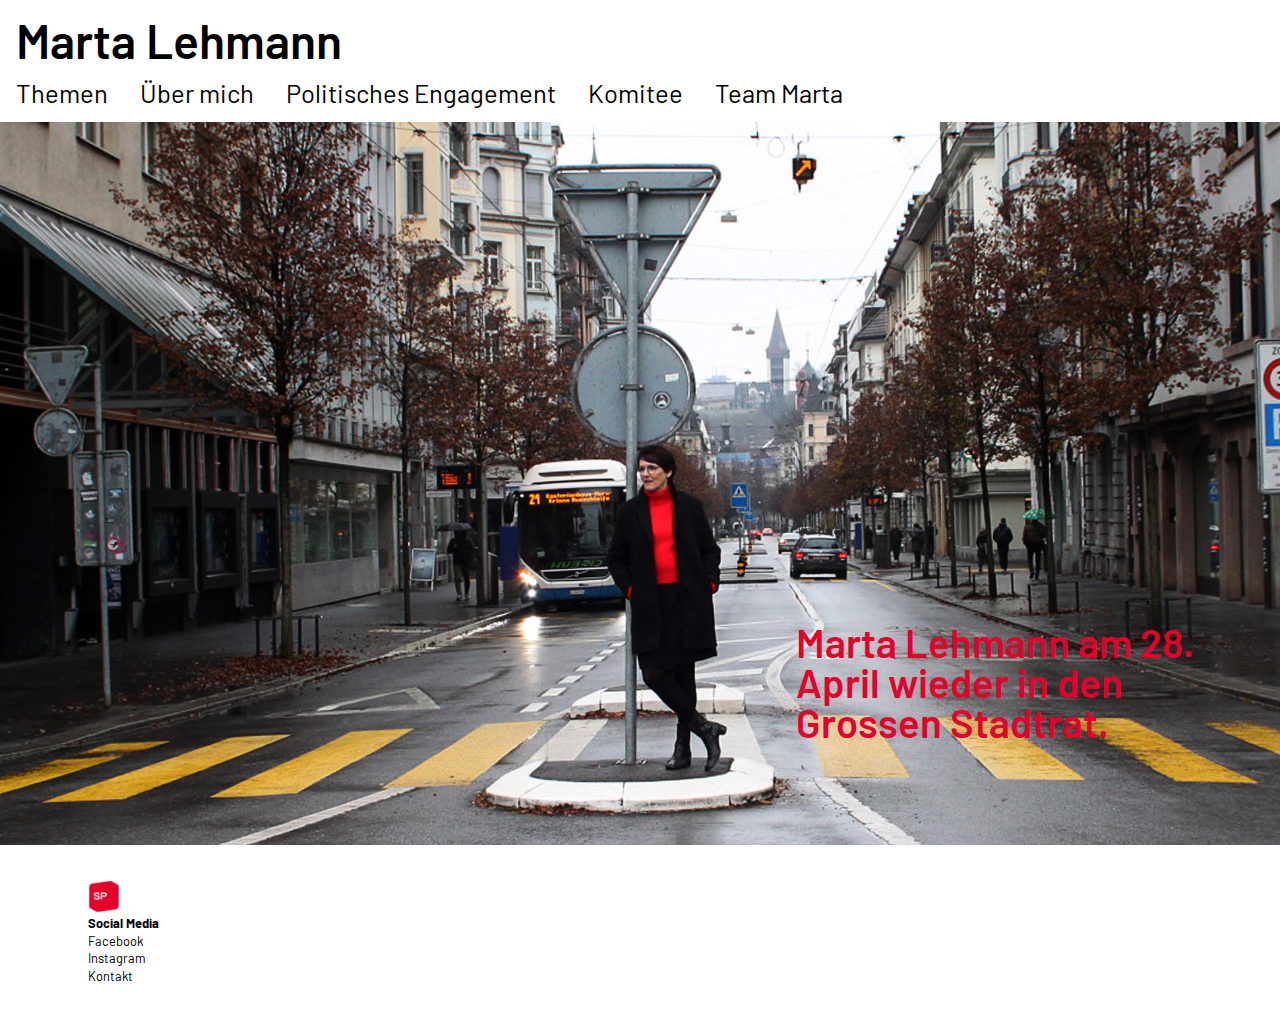
<file: index.html>
<!DOCTYPE html>
<html lang="en">
  <head>
    <meta charset="UTF-8" />
    <meta name="viewport" content="width=device-width, initial-scale=1.0" />
    <title>Marta Lehmann</title>
    <link rel="preconnect" href="https://fonts.googleapis.com" />
    <link rel="preconnect" href="https://fonts.gstatic.com" crossorigin />
    <link
      href="https://fonts.googleapis.com/css2?family=Barlow:wght@400;500;600&display=swap"
      rel="stylesheet"
    />
    <link rel="stylesheet" href="/reset.css" />
    <link rel="stylesheet" href="/style.css" />
  </head>

  <body>
    <div class="container mainpage_container">
      <div class="logo"><a href="/index.html">Marta Lehmann</a></div>
      <div class="logo_untertitel">Grossstadträtin</div>
      <div class="nav">
        <ul>
          <li><a href="/themen.html">Themen</a></li>
          <li><a href="/uber_mich.html">Über mich</a></li>
          <li>
            <a href="/politisches_engagement.html">Politisches Engagement</a>
          </li>
          <li><a href="/komitee.html">Komitee</a></li>
          <li><a href="/team_marta.html">Team Marta</a></li>
        </ul>
      </div>
      <div class="image_start">
        <img
          class="image_start"
          src="/img/startseite3.jpg"
          alt="bild_startseite"
        />
      </div>

      <div class="image_start_mobile">
        <img src="/img/startseite3.1.jpg" alt="" />
      </div>

      <div class="quote">
        Marta Lehmann am 28. April wieder in den Grossen Stadtrat.
      </div>
      <div class="footer"></div>
      <div class="footer_text">
        <div class="sp_logo"><img src="/img/SP_Logo_rgb.png" alt="" /></div>
        <li class="title">Social Media</li>
        <li>
          <a
            href="https://www.facebook.com/lehmannmarta.marta/?locale=de_DE"
            target="_blank"
            >Facebook</a
          >
        </li>
        <li>
          <a href="https://www.instagram.com/lehmann_marta/" target="_blank"
            >Instagram</a
          >
        </li>
        <li><a href="/kontakt.html">Kontakt</a></li>
      </div>
    </div>
  </body>
</html>
</file>
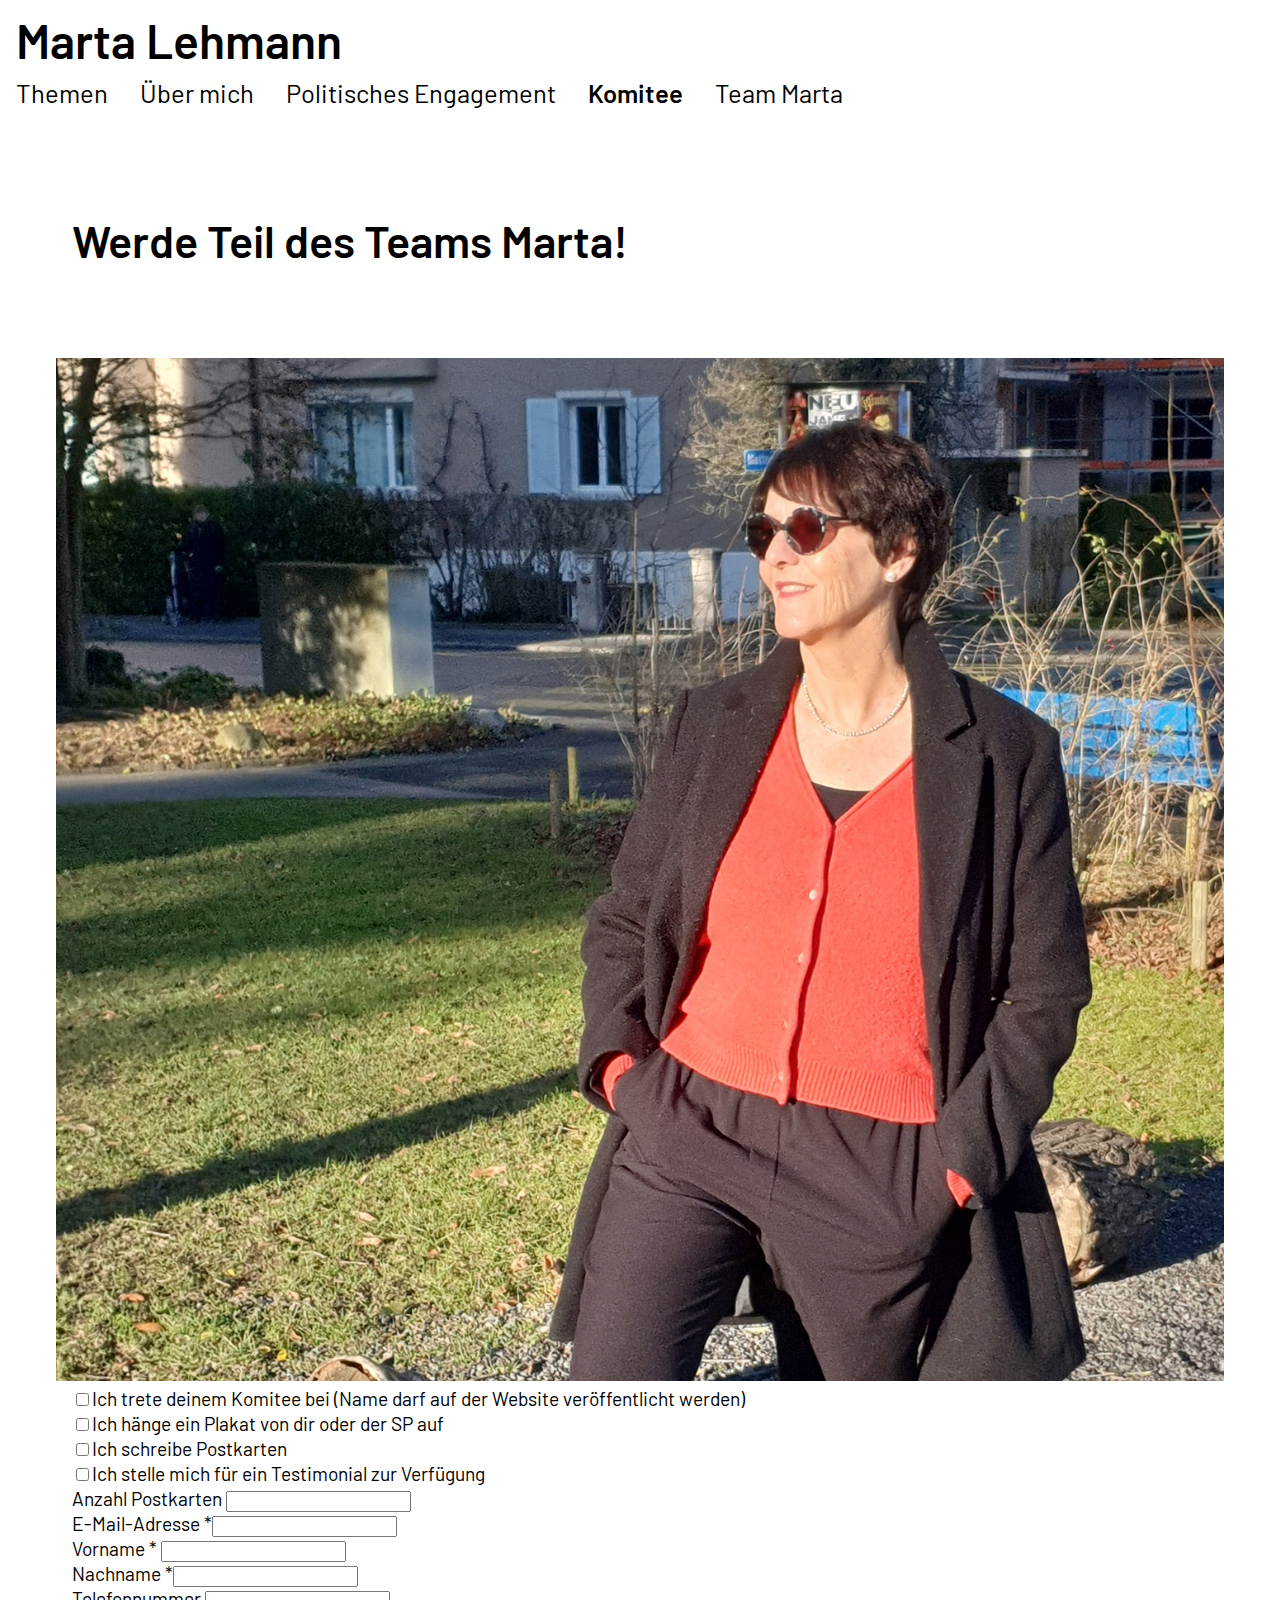
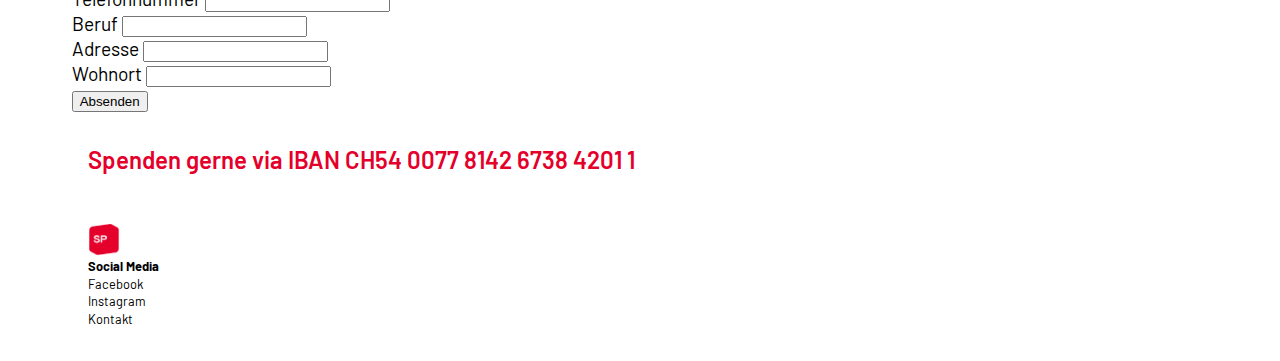
<file: komitee.html>
<!DOCTYPE html>
<html lang="en">
  <head>
    <meta charset="UTF-8" />
    <meta name="viewport" content="width=device-width, initial-scale=1.0" />
    <title>Komitee</title>
    <link rel="preconnect" href="https://fonts.googleapis.com" />
    <link rel="preconnect" href="https://fonts.gstatic.com" crossorigin />
    <link
      href="https://fonts.googleapis.com/css2?family=Barlow:wght@400;500;600&display=swap"
      rel="stylesheet"
    />
    <link rel="stylesheet" href="/reset.css" />
    <link rel="stylesheet" href="/style.css" />
  </head>

  <body>
    <div class="container">
      <div class="logo"><a href="/index.html">Marta Lehmann</a></div>
      <div class="logo_untertitel">Grossstadträtin</div>
      <div class="nav">
        <ul>
          <li><a href="/themen.html">Themen</a></li>
          <li><a href="/uber_mich.html">Über mich</a></li>
          <li>
            <a href="/politisches_engagement.html">Politisches Engagement</a>
          </li>
          <li class="active"><a href="/komitee.html">Komitee</a></li>
          <li><a href="/team_marta.html">Team Marta</a></li>
        </ul>
      </div>

      <div class="portrait">
        <img src="/img/komitee.jpg" alt="bild_komitee" />
      </div>

      <div class="site_titel">Werde Teil des Teams Marta!</div>

      <div class="text_formular">
        <div id="mc_embed_shell">
          <link
            href="//cdn-images.mailchimp.com/embedcode/classic-061523.css"
            rel="stylesheet"
            type="text/css"
          />
          <div id="mc_embed_signup">
            <form
              action="https://bluewin.us21.list-manage.com/subscribe/post?u=19d84f809fb8da3449fc461e8&amp;id=7d98bed59a&amp;f_id=00efeee6f0"
              method="post"
              id="mc-embedded-subscribe-form"
              name="mc-embedded-subscribe-form"
              class="validate"
              target="_blank"
            >
              <div id="mc_embed_signup_scroll">
                <div class="mc-field-group input-group">
                  <ul>
                    <li>
                      <input
                        type="checkbox"
                        name="group[2071][1]"
                        id="mce-group[2071]-2071-0"
                        value=""
                      /><label for="mce-group[2071]-2071-0"
                        >Ich trete deinem Komitee bei (Name darf auf der Website
                        veröffentlicht werden)</label
                      >
                    </li>
                    <li>
                      <input
                        type="checkbox"
                        name="group[2071][2]"
                        id="mce-group[2071]-2071-1"
                        value=""
                      /><label for="mce-group[2071]-2071-1"
                        >Ich hänge ein Plakat von dir oder der SP auf</label
                      >
                    </li>
                    <li>
                      <input
                        type="checkbox"
                        name="group[2071][4]"
                        id="mce-group[2071]-2071-2"
                        value=""
                      /><label for="mce-group[2071]-2071-2"
                        >Ich schreibe Postkarten</label
                      >
                    </li>
                    <li>
                      <input
                        type="checkbox"
                        name="group[2071][16]"
                        id="mce-group[2071]-2071-4"
                        value=""
                      /><label for="mce-group[2071]-2071-4"
                        >Ich stelle mich für ein Testimonial zur
                        Verfügung</label
                      >
                    </li>
                  </ul>
                </div>
                <div class="mc-field-group">
                  <label for="mce-MMERGE6">Anzahl Postkarten </label
                  ><input
                    type="number"
                    name="MMERGE6"
                    class="number"
                    id="mce-MMERGE6"
                    value=""
                  />
                </div>
                <div class="mc-field-group">
                  <label for="mce-EMAIL"
                    >E-Mail-Adresse <span class="asterisk">*</span></label
                  ><input
                    type="email"
                    name="EMAIL"
                    class="required email"
                    id="mce-EMAIL"
                    required=""
                    value=""
                  />
                </div>
                <div class="mc-field-group">
                  <label for="mce-FNAME"
                    >Vorname <span class="asterisk">*</span> </label
                  ><input
                    type="text"
                    name="FNAME"
                    class="text"
                    id="mce-FNAME"
                    value=""
                  />
                </div>
                <div class="mc-field-group">
                  <label for="mce-LNAME"
                    >Nachname <span class="asterisk">*</span></label
                  ><input
                    type="text"
                    name="LNAME"
                    class="text"
                    id="mce-LNAME"
                    value=""
                  />
                </div>
                <div class="mc-field-group">
                  <label for="mce-PHONE">Telefonnummer </label
                  ><input
                    type="text"
                    name="PHONE"
                    class="REQ_CSS"
                    id="mce-PHONE"
                    value=""
                  />
                </div>
                <div class="mc-field-group">
                  <label for="mce-MMERGE5">Beruf </label
                  ><input
                    type="text"
                    name="MMERGE5"
                    class="text"
                    id="mce-MMERGE5"
                    value=""
                  />
                </div>
                <div class="mc-field-group">
                  <label for="mce-MMERGE7">Adresse </label
                  ><input
                    type="text"
                    name="MMERGE7"
                    class="text"
                    id="mce-MMERGE7"
                    value=""
                  />
                </div>
                <div class="mc-field-group">
                  <label for="mce-MMERGE8">Wohnort </label
                  ><input
                    type="text"
                    name="MMERGE8"
                    class="text"
                    id="mce-MMERGE8"
                    value=""
                  />
                </div>
                <div id="mce-responses" class="clear">
                  <div
                    class="response"
                    id="mce-error-response"
                    style="display: none"
                  ></div>
                  <div
                    class="response"
                    id="mce-success-response"
                    style="display: none"
                  ></div>
                </div>
                <div
                  aria-hidden="true"
                  style="position: absolute; left: -5000px"
                >
                  <input
                    type="text"
                    name="b_19d84f809fb8da3449fc461e8_7d98bed59a"
                    tabindex="-1"
                    value=""
                  />
                </div>
                <div class="clear">
                  <input
                    type="submit"
                    name="subscribe"
                    id="mc-embedded-subscribe"
                    class="button"
                    value="Absenden"
                  />
                </div>
              </div>
            </form>
          </div>
          <script
            type="text/javascript"
            src="//s3.amazonaws.com/downloads.mailchimp.com/js/mc-validate.js"
          ></script>
          <script type="text/javascript">
            (function ($) {
              window.fnames = new Array();
              window.ftypes = new Array();
              fnames[6] = "MMERGE6";
              ftypes[6] = "number";
              fnames[0] = "EMAIL";
              ftypes[0] = "email";
              fnames[1] = "FNAME";
              ftypes[1] = "text";
              fnames[2] = "LNAME";
              ftypes[2] = "text";
              fnames[4] = "PHONE";
              ftypes[4] = "phone";
              fnames[5] = "MMERGE5";
              ftypes[5] = "text";
              fnames[7] = "MMERGE7";
              ftypes[7] = "text";
              fnames[8] = "MMERGE8";
              ftypes[8] = "text";
              fnames[3] = "ADDRESS";
              ftypes[3] = "address";
            })(jQuery);
            var $mcj = jQuery.noConflict(true);
          </script>
        </div>

        <div class="spenden zwischentitel">
          Spenden gerne via IBAN CH54 0077 8142 6738 4201 1
        </div>
      </div>
      <div class="footer"></div>
      <div class="footer_text">
        <div class="sp_logo"><img src="/img/SP_Logo_rgb.png" alt="" /></div>
        <li class="title">Social Media</li>
        <li>
          <a
            href="https://www.facebook.com/lehmannmarta.marta/?locale=de_DE"
            target="_blank"
            >Facebook</a
          >
        </li>
        <li>
          <a href="https://www.instagram.com/lehmann_marta/" target="_blank"
            >Instagram</a
          >
        </li>
        <li><a href="/kontakt.html">Kontakt</a></li>
      </div>
    </div>
  </body>
</html>
</file>
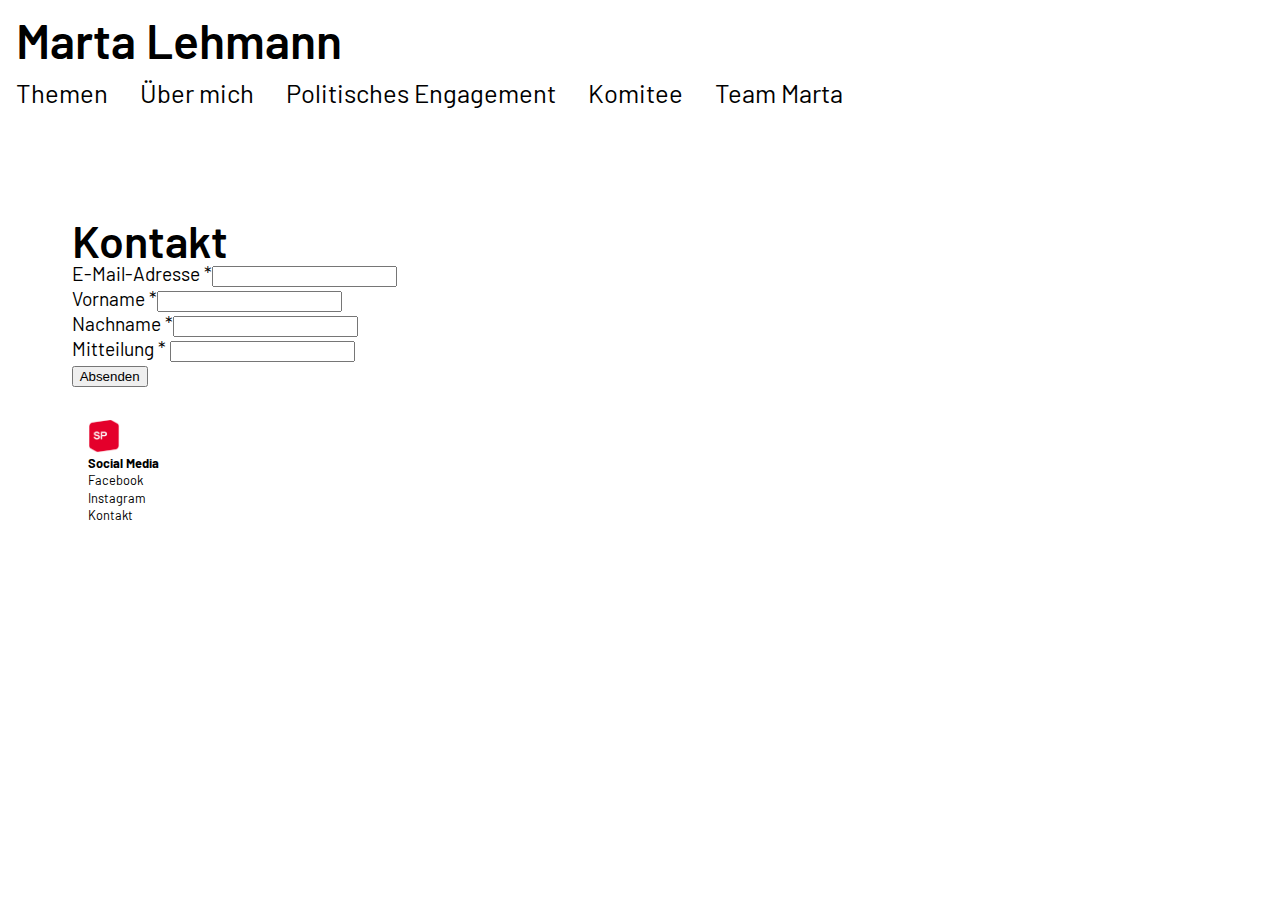
<file: kontakt.html>
<!DOCTYPE html>
<html lang="en">
  <head>
    <meta charset="UTF-8" />
    <meta name="viewport" content="width=device-width, initial-scale=1.0" />
    <title>Komitee</title>
    <link rel="preconnect" href="https://fonts.googleapis.com" />
    <link rel="preconnect" href="https://fonts.gstatic.com" crossorigin />
    <link
      href="https://fonts.googleapis.com/css2?family=Barlow:wght@400;500;600&display=swap"
      rel="stylesheet"
    />
    <link rel="stylesheet" href="/reset.css" />
    <link rel="stylesheet" href="/style.css" />
  </head>

  <body>
    <div class="container">
      <div class="logo"><a href="/index.html">Marta Lehmann</a></div>
      <div class="logo_untertitel">Grossstadträtin</div>
      <div class="nav">
        <ul>
          <li><a href="/themen.html">Themen</a></li>
          <li><a href="/uber_mich.html">Über mich</a></li>
          <li>
            <a href="/politisches_engagement.html">Politisches Engagement</a>
          </li>
          <li><a href="/komitee.html">Komitee</a></li>
          <li><a href="/team_marta.html">Team Marta</a></li>
        </ul>
      </div>
      <div class="site_titel">Kontakt</div>
      <div class="text_formular">
        <div id="mc_embed_shell">
          <link
            href="//cdn-images.mailchimp.com/embedcode/classic-061523.css"
            rel="stylesheet"
            type="text/css"
          />
          <div id="mc_embed_signup">
            <form
              action="https://bluewin.us21.list-manage.com/subscribe/post?u=19d84f809fb8da3449fc461e8&amp;id=425aea6e67&amp;f_id=0090eee6f0"
              method="post"
              id="mc-embedded-subscribe-form"
              name="mc-embedded-subscribe-form"
              class="validate"
              target="_blank"
            >
              <div id="mc_embed_signup_scroll">
                <div class="mc-field-group">
                  <label for="mce-EMAIL"
                    >E-Mail-Adresse <span class="asterisk">*</span></label
                  ><input
                    type="email"
                    name="EMAIL"
                    class="required email"
                    id="mce-EMAIL"
                    required=""
                    value=""
                  />
                </div>
                <div class="mc-field-group">
                  <label for="mce-FNAME"
                    >Vorname <span class="asterisk">*</span></label
                  ><input
                    type="text"
                    name="FNAME"
                    class="text"
                    id="mce-FNAME"
                    value=""
                  />
                </div>
                <div class="mc-field-group">
                  <label for="mce-LNAME"
                    >Nachname <span class="asterisk">*</span></label
                  ><input
                    type="text"
                    name="LNAME"
                    class="text"
                    id="mce-LNAME"
                    value=""
                  />
                </div>
                <div class="mc-field-group">
                  <label for="mce-MMERGE3"
                    >Mitteilung <span class="asterisk">*</span> </label
                  ><input
                    type="text"
                    name="MMERGE3"
                    class="text"
                    id="mce-MMERGE3"
                    value=""
                  />
                </div>
                <div id="mce-responses" class="clear">
                  <div
                    class="response"
                    id="mce-error-response"
                    style="display: none"
                  ></div>
                  <div
                    class="response"
                    id="mce-success-response"
                    style="display: none"
                  ></div>
                </div>
                <div
                  aria-hidden="true"
                  style="position: absolute; left: -5000px"
                >
                  <input
                    type="text"
                    name="b_19d84f809fb8da3449fc461e8_425aea6e67"
                    tabindex="-1"
                    value=""
                  />
                </div>
                <div class="clear">
                  <input
                    type="submit"
                    name="subscribe"
                    id="mc-embedded-subscribe"
                    class="button"
                    value="Absenden"
                  />
                </div>
              </div>
            </form>
          </div>
          <script
            type="text/javascript"
            src="//s3.amazonaws.com/downloads.mailchimp.com/js/mc-validate.js"
          ></script>
          <script type="text/javascript">
            (function ($) {
              window.fnames = new Array();
              window.ftypes = new Array();
              fnames[0] = "EMAIL";
              ftypes[0] = "email";
              fnames[1] = "FNAME";
              ftypes[1] = "text";
              fnames[2] = "LNAME";
              ftypes[2] = "text";
              fnames[3] = "MMERGE3";
              ftypes[3] = "text";
            })(jQuery);
            var $mcj = jQuery.noConflict(true);
          </script>
        </div>
      </div>

      <div class="footer"></div>
      <div class="footer_text">
        <div class="sp_logo"><img src="/img/SP_Logo_rgb.png" alt="" /></div>
        <li class="title">Social Media</li>
        <li>
          <a
            href="https://www.facebook.com/lehmannmarta.marta/?locale=de_DE"
            target="_blank"
            >Facebook</a
          >
        </li>
        <li>
          <a href="https://www.instagram.com/lehmann_marta/" target="_blank"
            >Instagram</a
          >
        </li>
        <li><a href="/kontakt.html">Kontakt</a></li>
      </div>
    </div>
  </body>
</html>
</file>
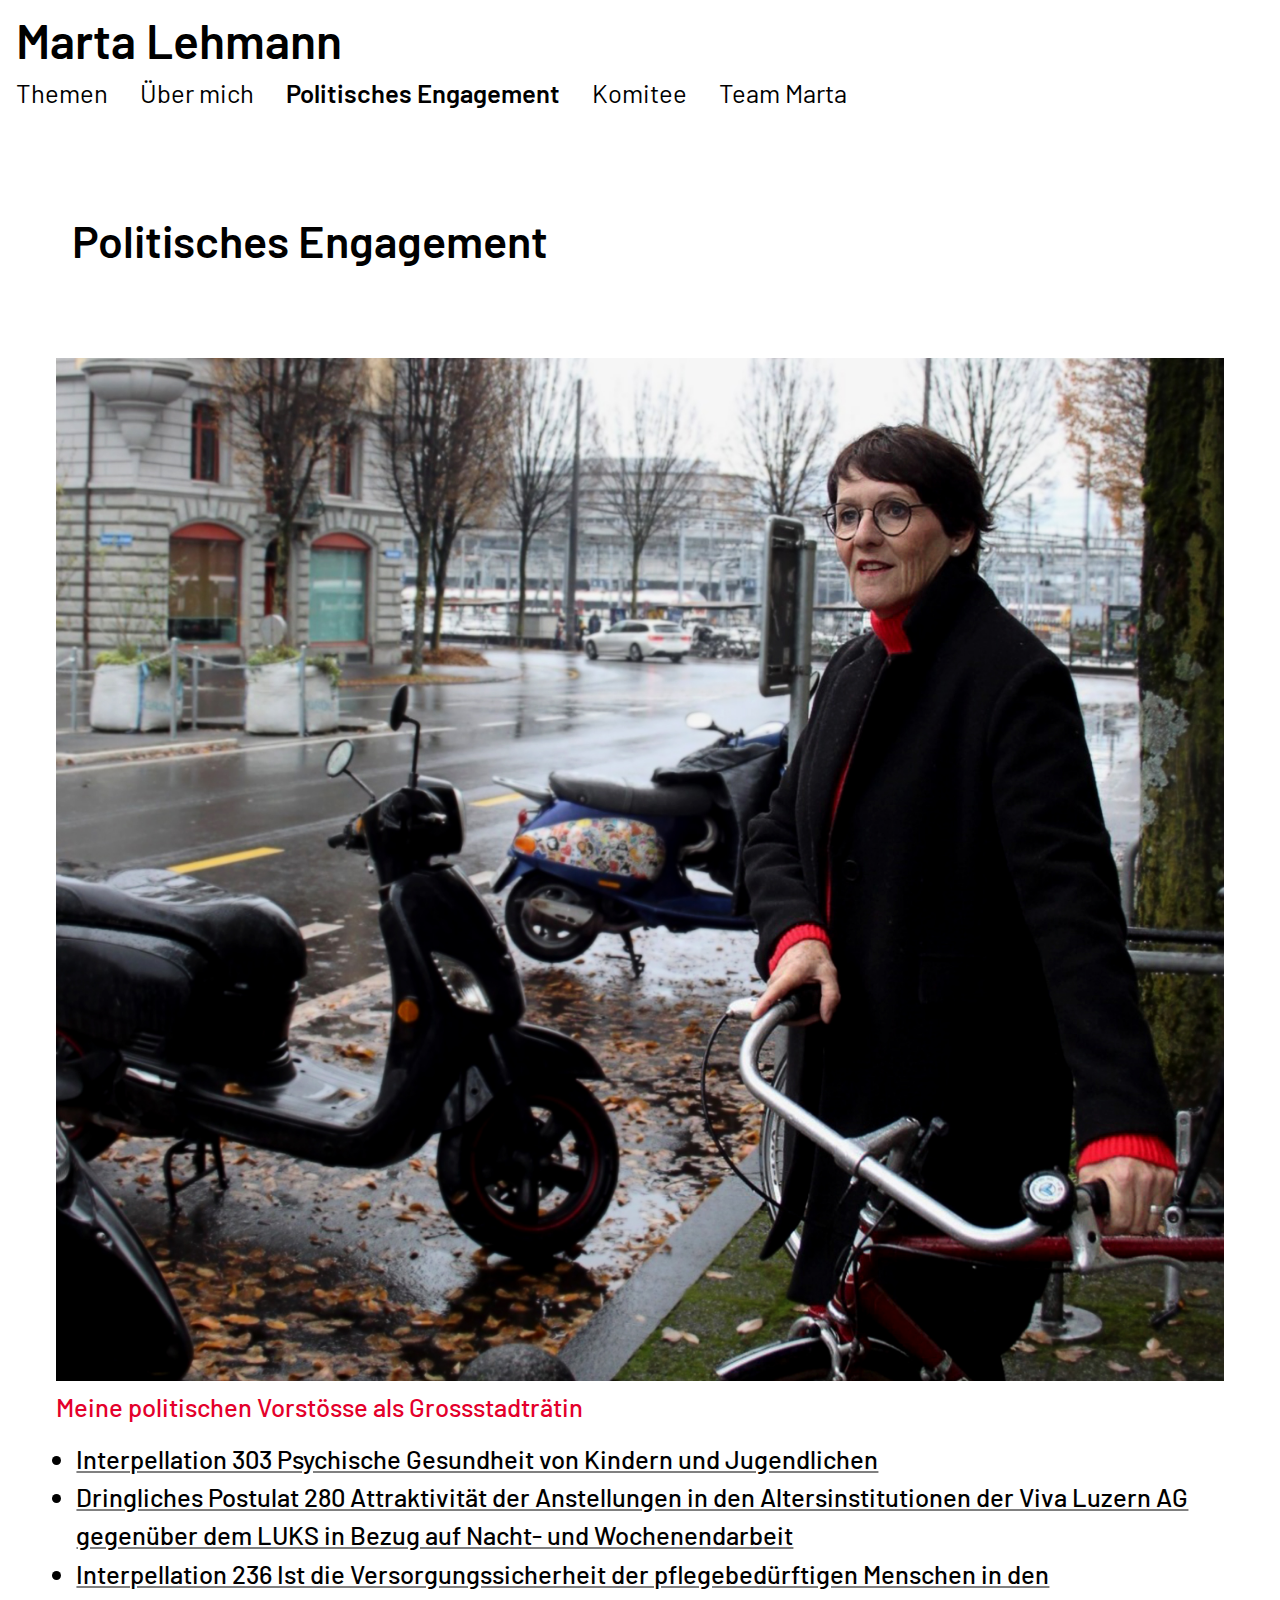
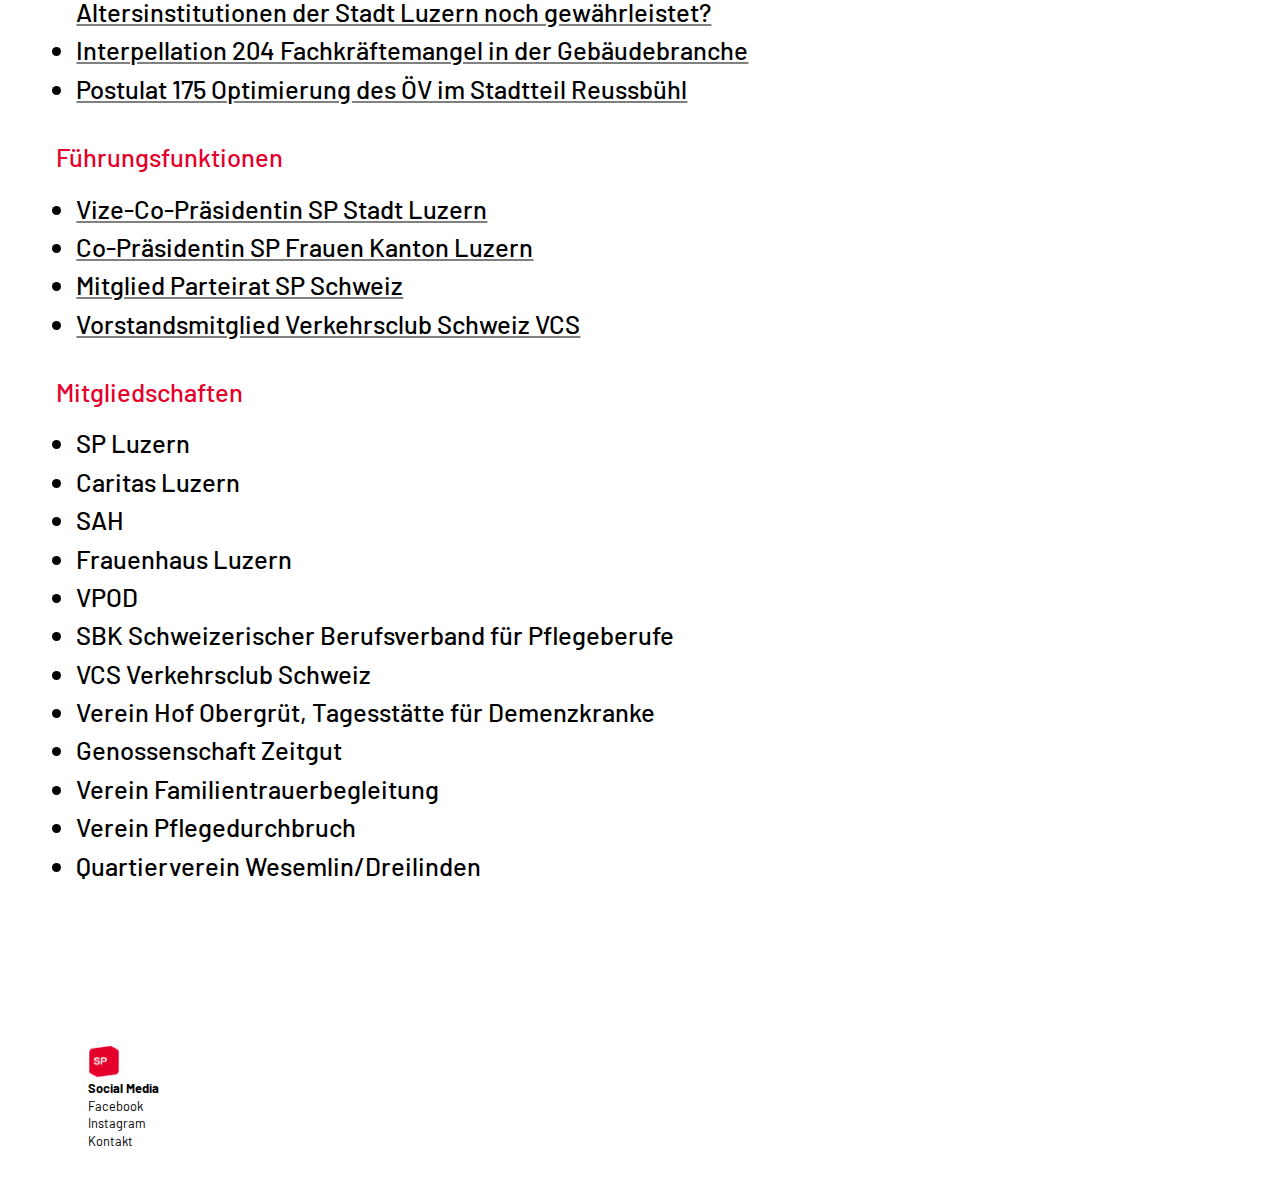
<file: politisches_engagement.html>
<!DOCTYPE html>
<html lang="en">
  <head>
    <meta charset="UTF-8" />
    <meta name="viewport" content="width=device-width, initial-scale=1.0" />
    <title>Politisches Engagement</title>
    <link rel="preconnect" href="https://fonts.googleapis.com" />
    <link rel="preconnect" href="https://fonts.gstatic.com" crossorigin />
    <link
      href="https://fonts.googleapis.com/css2?family=Barlow:wght@400;500;600&display=swap"
      rel="stylesheet"
    />
    <link rel="stylesheet" href="/reset.css" />
    <link rel="stylesheet" href="/style.css" />
  </head>

  <body>
    <div class="container">
      <div class="logo"><a href="/index.html">Marta Lehmann</a></div>
      <div class="logo_untertitel">Grossstadträtin</div>
      <div class="nav">
        <ul>
          <li><a href="/themen.html">Themen</a></li>
          <li><a href="/uber_mich.html">Über mich</a></li>
          <li class="active">
            <a href="/politisches_engagement.html">Politisches Engagement</a>
          </li>
          <li><a href="/komitee.html">Komitee</a></li>
          <li><a href="/team_marta.html">Team Marta</a></li>
        </ul>
      </div>

      <div class="portrait">
        <img src="/img/politisches_engagement.jpg" alt="" />
      </div>
      <div class="site_titel">Politisches Engagement</div>

      <div class="text_uebermich">
        <div class="zwischentitel">
          Meine politischen Vorstösse als Grossstadträtin
        </div>
        <ul class="aufzaehlung links">
          <a
            href="https://www.stadtluzern.ch/_rte/information/1989160"
            target="_blank"
            ><li>
              Interpellation 303 Psychische Gesundheit von Kindern und
              Jugendlichen
            </li></a
          >
          <a
            href="https://www.stadtluzern.ch/_rte/information/1922786"
            target="_blank"
            ><li>
              Dringliches Postulat 280 Attraktivität der Anstellungen in den
              Altersinstitutionen der Viva Luzern AG gegenüber dem LUKS in Bezug
              auf Nacht- und Wochenendarbeit
            </li></a
          >
          <a
            href="https://www.stadtluzern.ch/_rte/information/1777073"
            target="_blank"
            ><li>
              Interpellation 236 Ist die Versorgungssicherheit der
              pflegebedürftigen Menschen in den Altersinstitutionen der Stadt
              Luzern noch gewährleistet?
            </li></a
          >
          <a
            href="https://www.stadtluzern.ch/_rte/information/1636129"
            target="_blank"
            ><li>
              Interpellation 204 Fachkräftemangel in der Gebäudebranche
            </li></a
          >
          <a
            href="https://www.stadtluzern.ch/_rte/information/1524358"
            target="_blank"
            ><li>Postulat 175 Optimierung des ÖV im Stadtteil Reussbühl</li></a
          >
        </ul>

        <div class="zwischentitel">Führungsfunktionen</div>
        <ul class="aufzaehlung links">
          <a
            href="https://sp-stadtluzern.ch/partei/geschaeftsleitung/"
            target="_blank"
            ><li>Vize-Co-Präsidentin SP Stadt Luzern</li></a
          >
          <a href="https://sp-luzern.ch/partei/sp-frauen/" target="_blank"
            ><li>Co-Präsidentin SP Frauen Kanton Luzern</li></a
          >
          <a href="https://www.sp-ps.ch/partei/parteirat/" target="_blank"
            ><li>Mitglied Parteirat SP Schweiz</li></a
          >
          <a href="https://www.vcs-lu.ch/vcs-luzern/vorstand" target="_blank"
            ><li>Vorstandsmitglied Verkehrsclub Schweiz VCS</li></a
          >
        </ul>

        <div class="zwischentitel">Mitgliedschaften</div>
        <ul class="aufzaehlung">
          <li>SP Luzern</li>
          <li>Caritas Luzern</li>
          <li>SAH</li>
          <li>Frauenhaus Luzern</li>
          <li>VPOD</li>
          <li>SBK Schweizerischer Berufsverband für Pflegeberufe</li>
          <li>VCS Verkehrsclub Schweiz</li>
          <li>Verein Hof Obergrüt, Tagesstätte für Demenzkranke</li>
          <li>Genossenschaft Zeitgut</li>
          <li>Verein Familientrauerbegleitung</li>
          <li>Verein Pflegedurchbruch</li>
          <li>Quartierverein Wesemlin/Dreilinden</li>
        </ul>
      </div>
      <div class="footer"></div>
      <div class="footer_text">
        <div class="sp_logo"><img src="/img/SP_Logo_rgb.png" alt="" /></div>
        <li class="title">Social Media</li>
        <li>
          <a
            href="https://www.facebook.com/lehmannmarta.marta/?locale=de_DE"
            target="_blank"
            >Facebook</a
          >
        </li>
        <li>
          <a href="https://www.instagram.com/lehmann_marta/" target="_blank"
            >Instagram</a
          >
        </li>
        <li><a href="/kontakt.html">Kontakt</a></li>
      </div>
    </div>
  </body>
</html>
</file>
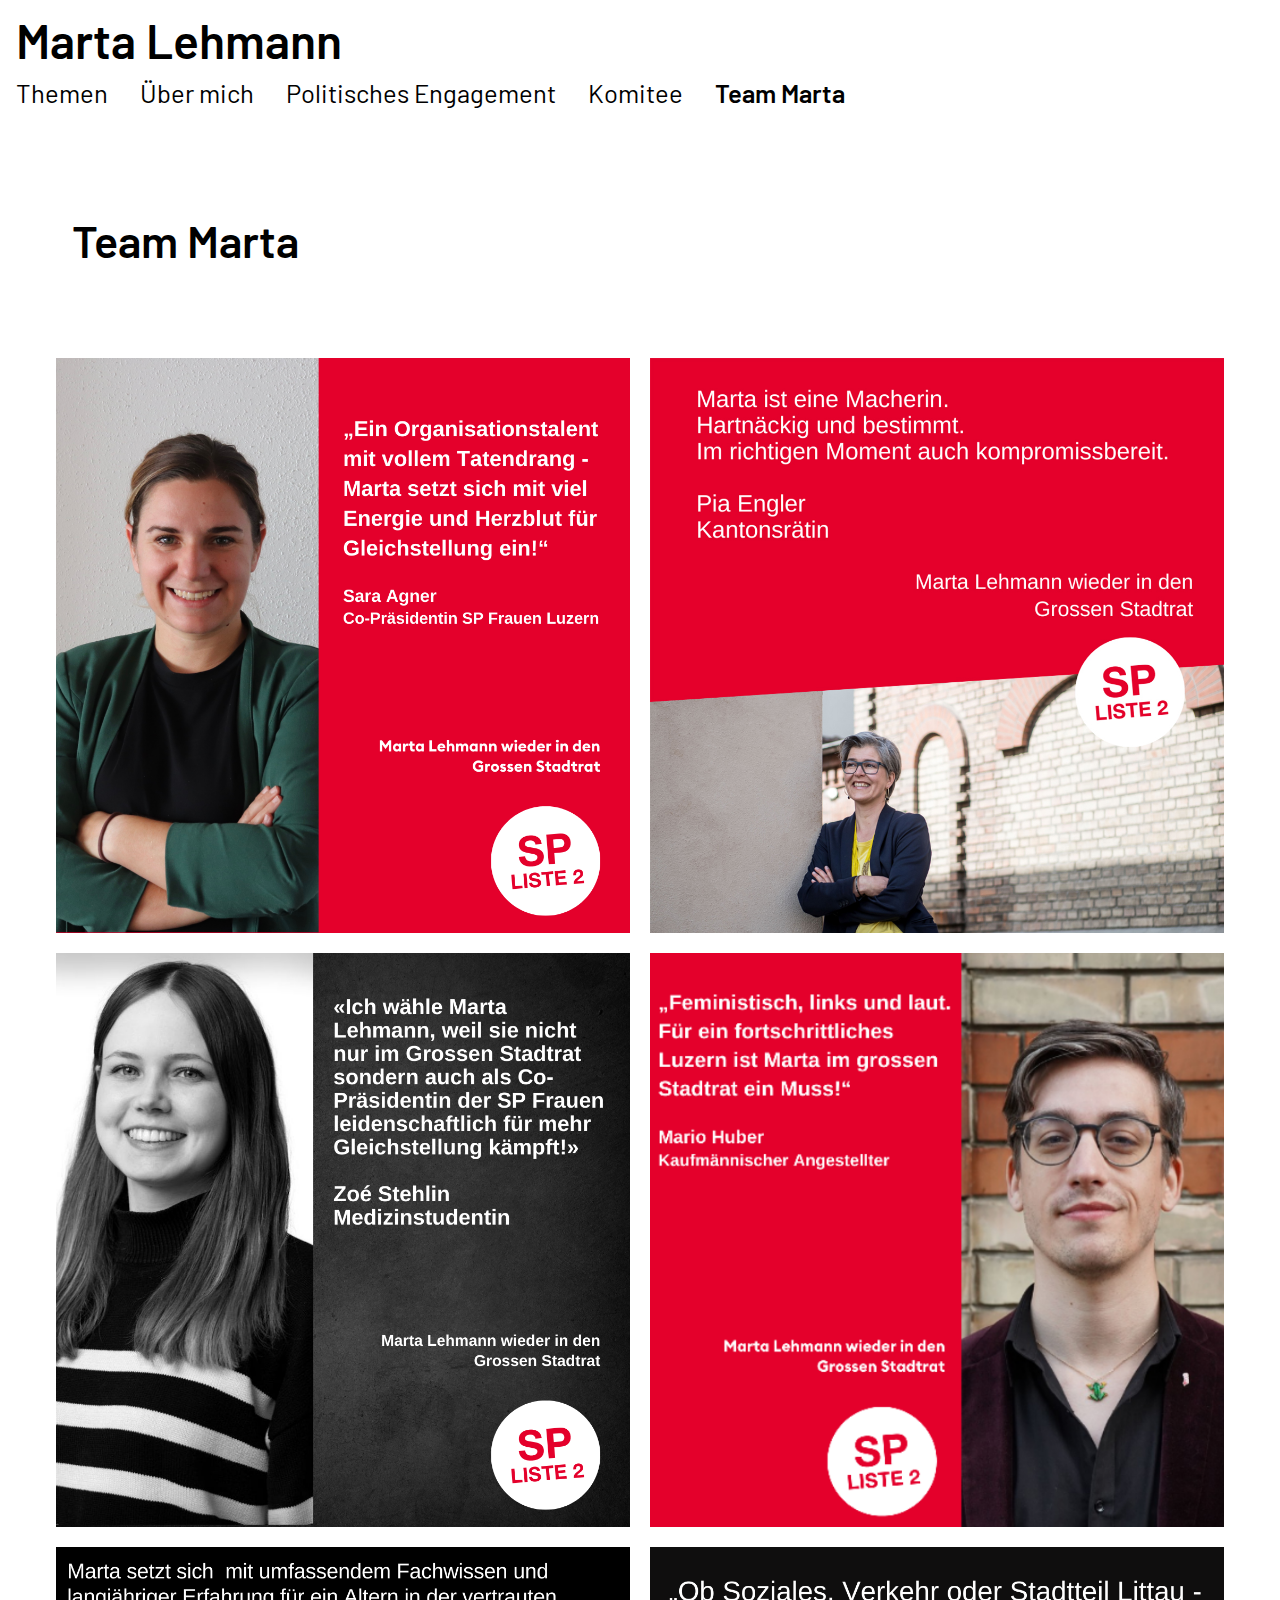
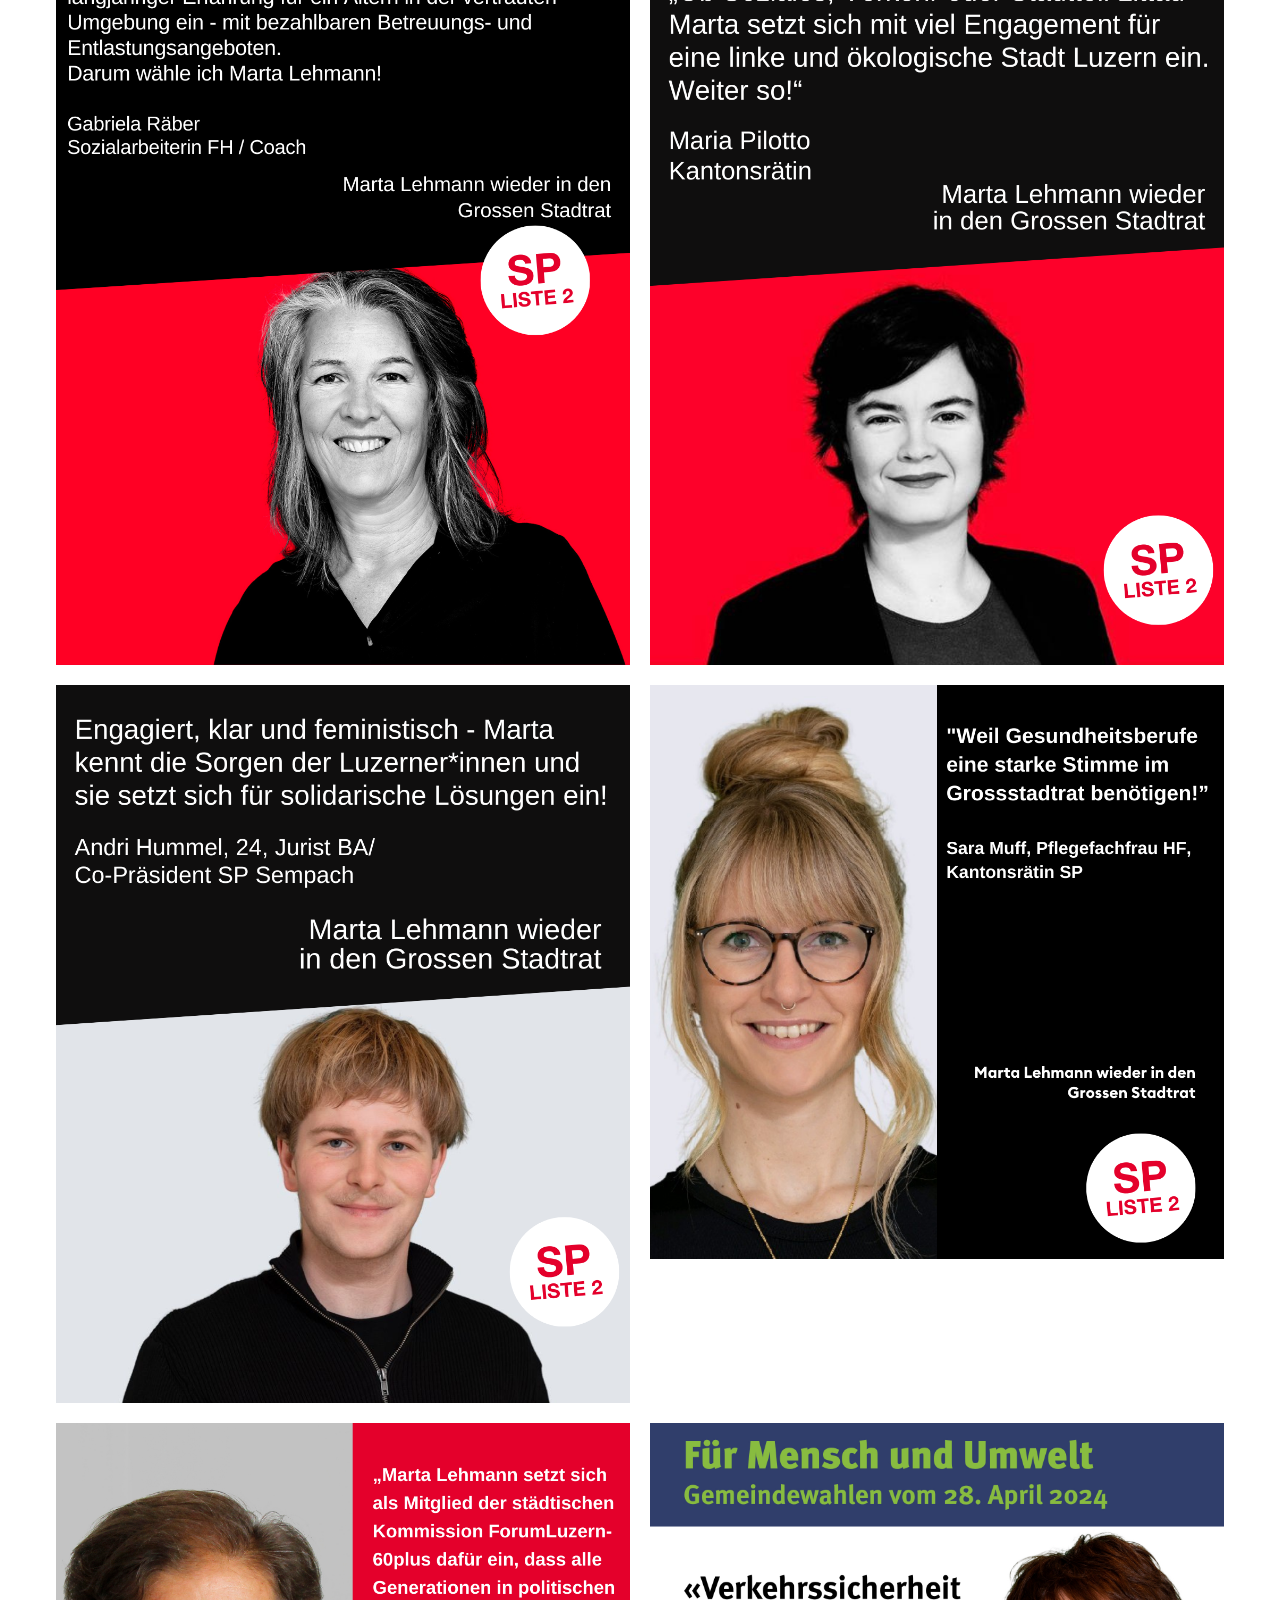
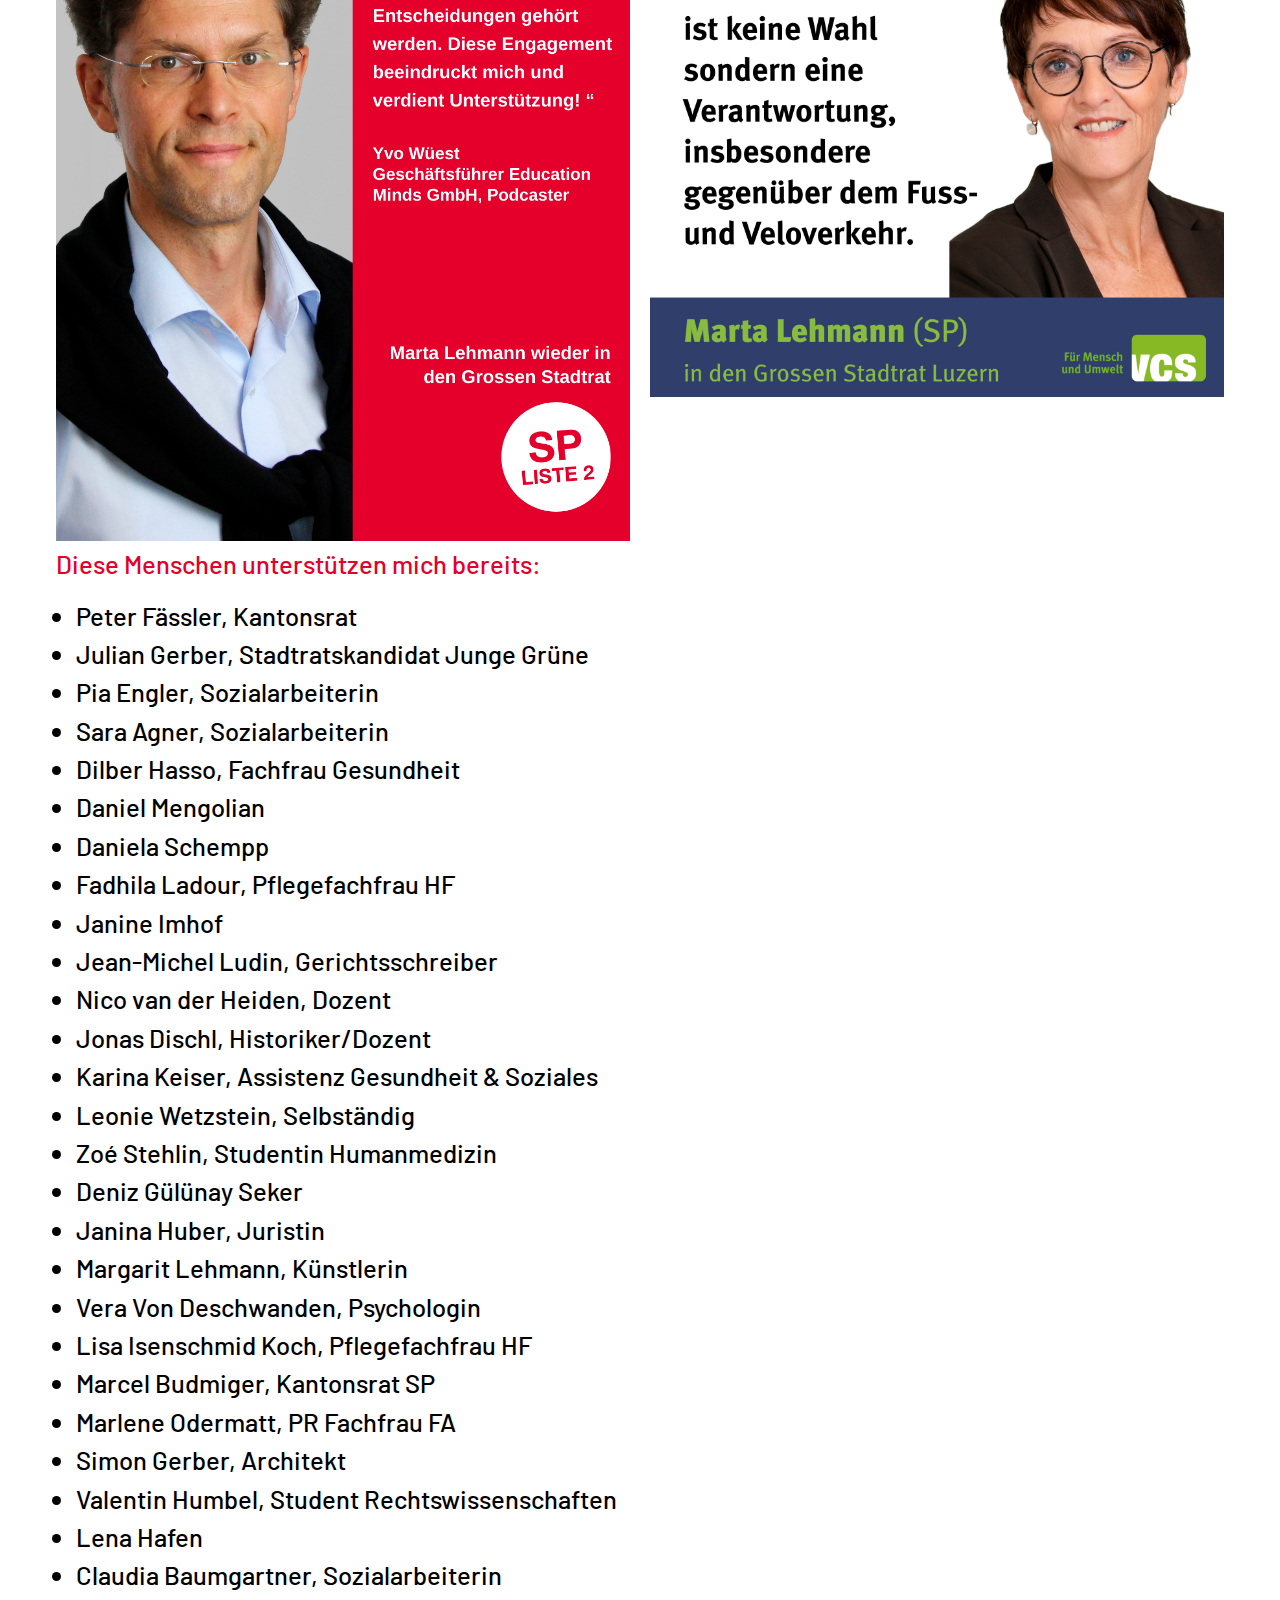
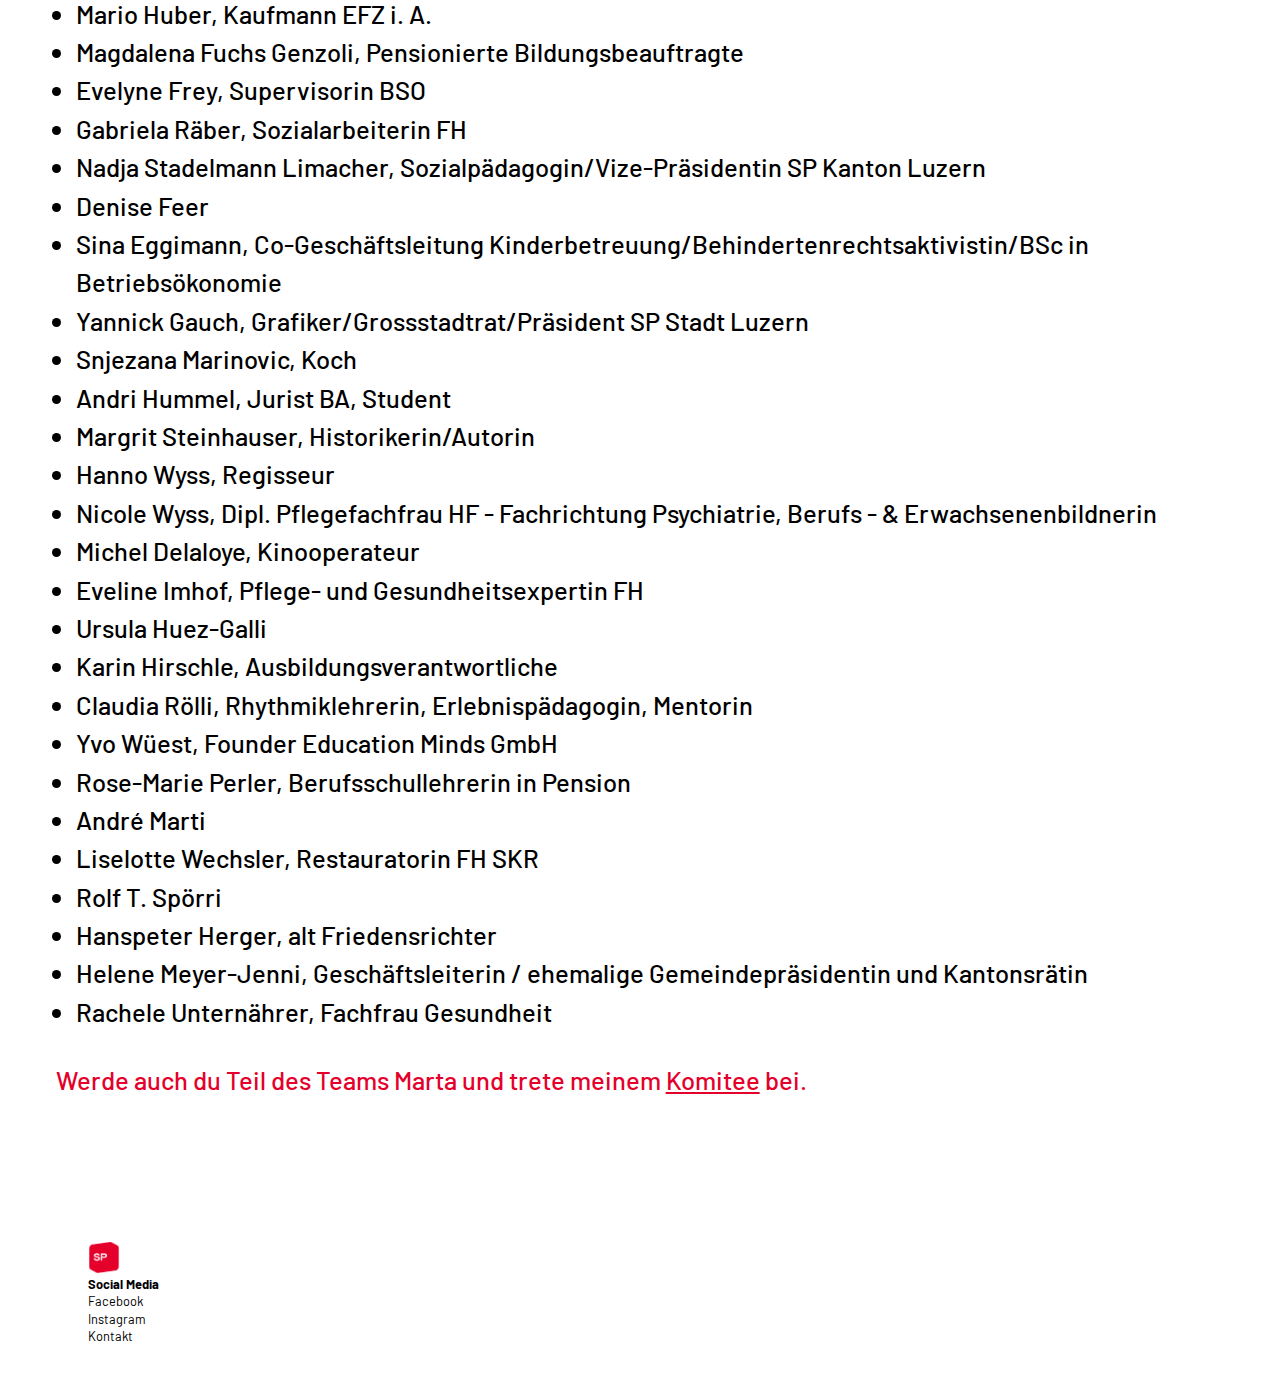
<file: team_marta.html>
<!DOCTYPE html>
<html lang="en">
  <head>
    <meta charset="UTF-8" />
    <meta name="viewport" content="width=device-width, initial-scale=1.0" />
    <title>Team Marta</title>
    <link rel="preconnect" href="https://fonts.googleapis.com" />
    <link rel="preconnect" href="https://fonts.gstatic.com" crossorigin />
    <link
      href="https://fonts.googleapis.com/css2?family=Barlow:wght@400;500;600&display=swap"
      rel="stylesheet"
    />
    <link rel="stylesheet" href="/reset.css" />
    <link rel="stylesheet" href="/style.css" />
  </head>

  <body>
    <div class="container">
      <div class="logo"><a href="/index.html">Marta Lehmann</a></div>
      <div class="logo_untertitel">Grossstadträtin</div>
      <div class="nav">
        <ul>
          <li><a href="/themen.html">Themen</a></li>
          <li><a href="/uber_mich.html">Über mich</a></li>
          <li>
            <a href="/politisches_engagement.html">Politisches Engagement</a>
          </li>
          <li><a href="/komitee.html">Komitee</a></li>
          <li class="active"><a href="/team_marta.html">Team Marta</a></li>
        </ul>
      </div>
      <!--
      <div class="portrait">
        <img src="/img/Sara_Agner_Testimonial.png" alt="" />
      </div>
      </div> -->
      <div class="testimonials">
        <div class="testimonial">
          <img src="/img/Sara_Agner_Testimonial.png" alt="" />
          <img src="/img/pia_engler_testimonial.jpg" alt="" />
          <img src="/img/Zoe_Stehlin Testimonial.png" alt="" />
          <img src="/img/Mario_Huber_Testimonial.png" alt="" />
          <img src="/img/Gabriela_Raeber_Testimonial.png" alt="" />
          <img src="/img/Maria Pilotto Testimonial neu.png" alt="" />
          <img src="/img/Andri Hummel Testimonial2.png" alt="" />
          <img src="/img/Sara Muff Testimonial sw.png" alt="" />
          <img src="/img/Yvo Wüest Testimonial.png" alt="" />
          <img src="/img/2024_Kommunalwahlen_Testimonial_Marta.jpg" alt="" />
        </div>
      </div>

      <div class="site_titel">Team Marta</div>

      <div class="text_uebermich">
        <div class="zwischentitel">
          <p></p>
          Diese Menschen unterstützen mich bereits:
        </div>

        <ul class="aufzaehlung">
          <li>Peter Fässler, Kantonsrat</li>
          <li>Julian Gerber, Stadtratskandidat Junge Grüne</li>
          <li>Pia Engler, Sozialarbeiterin</li>
          <li>Sara Agner, Sozialarbeiterin</li>
          <li>Dilber Hasso, Fachfrau Gesundheit</li>
          <li>Daniel Mengolian</li>
          <li>Daniela Schempp</li>
          <li>Fadhila Ladour, Pflegefachfrau HF</li>
          <li>Janine Imhof</li>
          <li>Jean-Michel Ludin, Gerichtsschreiber</li>
          <li>Nico van der Heiden, Dozent</li>
          <li>Jonas Dischl, Historiker/Dozent</li>
          <li>Karina Keiser, Assistenz Gesundheit & Soziales</li>
          <li>Leonie Wetzstein, Selbständig</li>
          <li>Zoé Stehlin, Studentin Humanmedizin</li>
          <li>Deniz Gülünay Seker</li>
          <li>Janina Huber, Juristin</li>
          <li>Margarit Lehmann, Künstlerin</li>
          <li>Vera Von Deschwanden, Psychologin</li>
          <li>Lisa Isenschmid Koch, Pflegefachfrau HF</li>
          <li>Marcel Budmiger, Kantonsrat SP</li>
          <li>Marlene Odermatt, PR Fachfrau FA</li>
          <li>Simon Gerber, Architekt</li>
          <li>Valentin Humbel, Student Rechtswissenschaften</li>
          <li>Lena Hafen</li>
          <li>Claudia Baumgartner, Sozialarbeiterin</li>
          <li>Mario Huber, Kaufmann EFZ i. A.</li>
          <li>Magdalena Fuchs Genzoli, Pensionierte Bildungsbeauftragte</li>
          <li>Evelyne Frey, Supervisorin BSO</li>
          <li>Gabriela Räber, Sozialarbeiterin FH</li>
          <li>
            Nadja Stadelmann Limacher, Sozialpädagogin/Vize-Präsidentin SP
            Kanton Luzern
          </li>
          <li>Denise Feer</li>
          <li>
            Sina Eggimann, Co-Geschäftsleitung
            Kinderbetreuung/Behindertenrechtsaktivistin/BSc in Betriebsökonomie
          </li>
          <li>
            Yannick Gauch, Grafiker/Grossstadtrat/Präsident SP Stadt Luzern
          </li>
          <li>Snjezana Marinovic, Koch</li>
          <li>Andri Hummel, Jurist BA, Student</li>
          <li>Margrit Steinhauser, Historikerin/Autorin</li>
          <li>Hanno Wyss, Regisseur</li>
          <li>
            Nicole Wyss, Dipl. Pflegefachfrau HF - Fachrichtung Psychiatrie,
            Berufs - & Erwachsenenbildnerin
          </li>
          <li>Michel Delaloye, Kinooperateur</li>
          <li>Eveline Imhof, Pflege- und Gesundheitsexpertin FH</li>
          <li>Ursula Huez-Galli</li>
          <li>Karin Hirschle, Ausbildungsverantwortliche</li>
          <li>Claudia Rölli, Rhythmiklehrerin, Erlebnispädagogin, Mentorin</li>
          <li>Yvo Wüest, Founder Education Minds GmbH</li>
          <li>Rose-Marie Perler, Berufsschullehrerin in Pension</li>
          <li>André Marti</li>
          <li>Liselotte Wechsler, Restauratorin FH SKR</li>
          <li>Rolf T. Spörri</li>
          <li>Hanspeter Herger, alt Friedensrichter</li>
          <li>
            Helene Meyer-Jenni, Geschäftsleiterin / ehemalige
            Gemeindepräsidentin und Kantonsrätin
          </li>
          <li>Rachele Unternährer, Fachfrau Gesundheit</li>
        </ul>
        <div class="zwischentitel">
          <p>
            Werde auch du Teil des Teams Marta und trete meinem

            <a href="komitee.html" class="zwischentitel links_rot">Komitee</a>
            bei.
          </p>
        </div>
      </div>

      <div class="footer"></div>
      <div class="footer_text">
        <div class="sp_logo"><img src="/img/SP_Logo_rgb.png" alt="" /></div>
        <li class="title">Social Media</li>
        <li>
          <a
            href="https://www.facebook.com/lehmannmarta.marta/?locale=de_DE"
            target="_blank"
            >Facebook</a
          >
        </li>
        <li>
          <a href="https://www.instagram.com/lehmann_marta/" target="_blank"
            >Instagram</a
          >
        </li>
        <li><a href="/kontakt.html">Kontakt</a></li>
      </div>
    </div>
  </body>
</html>
</file>
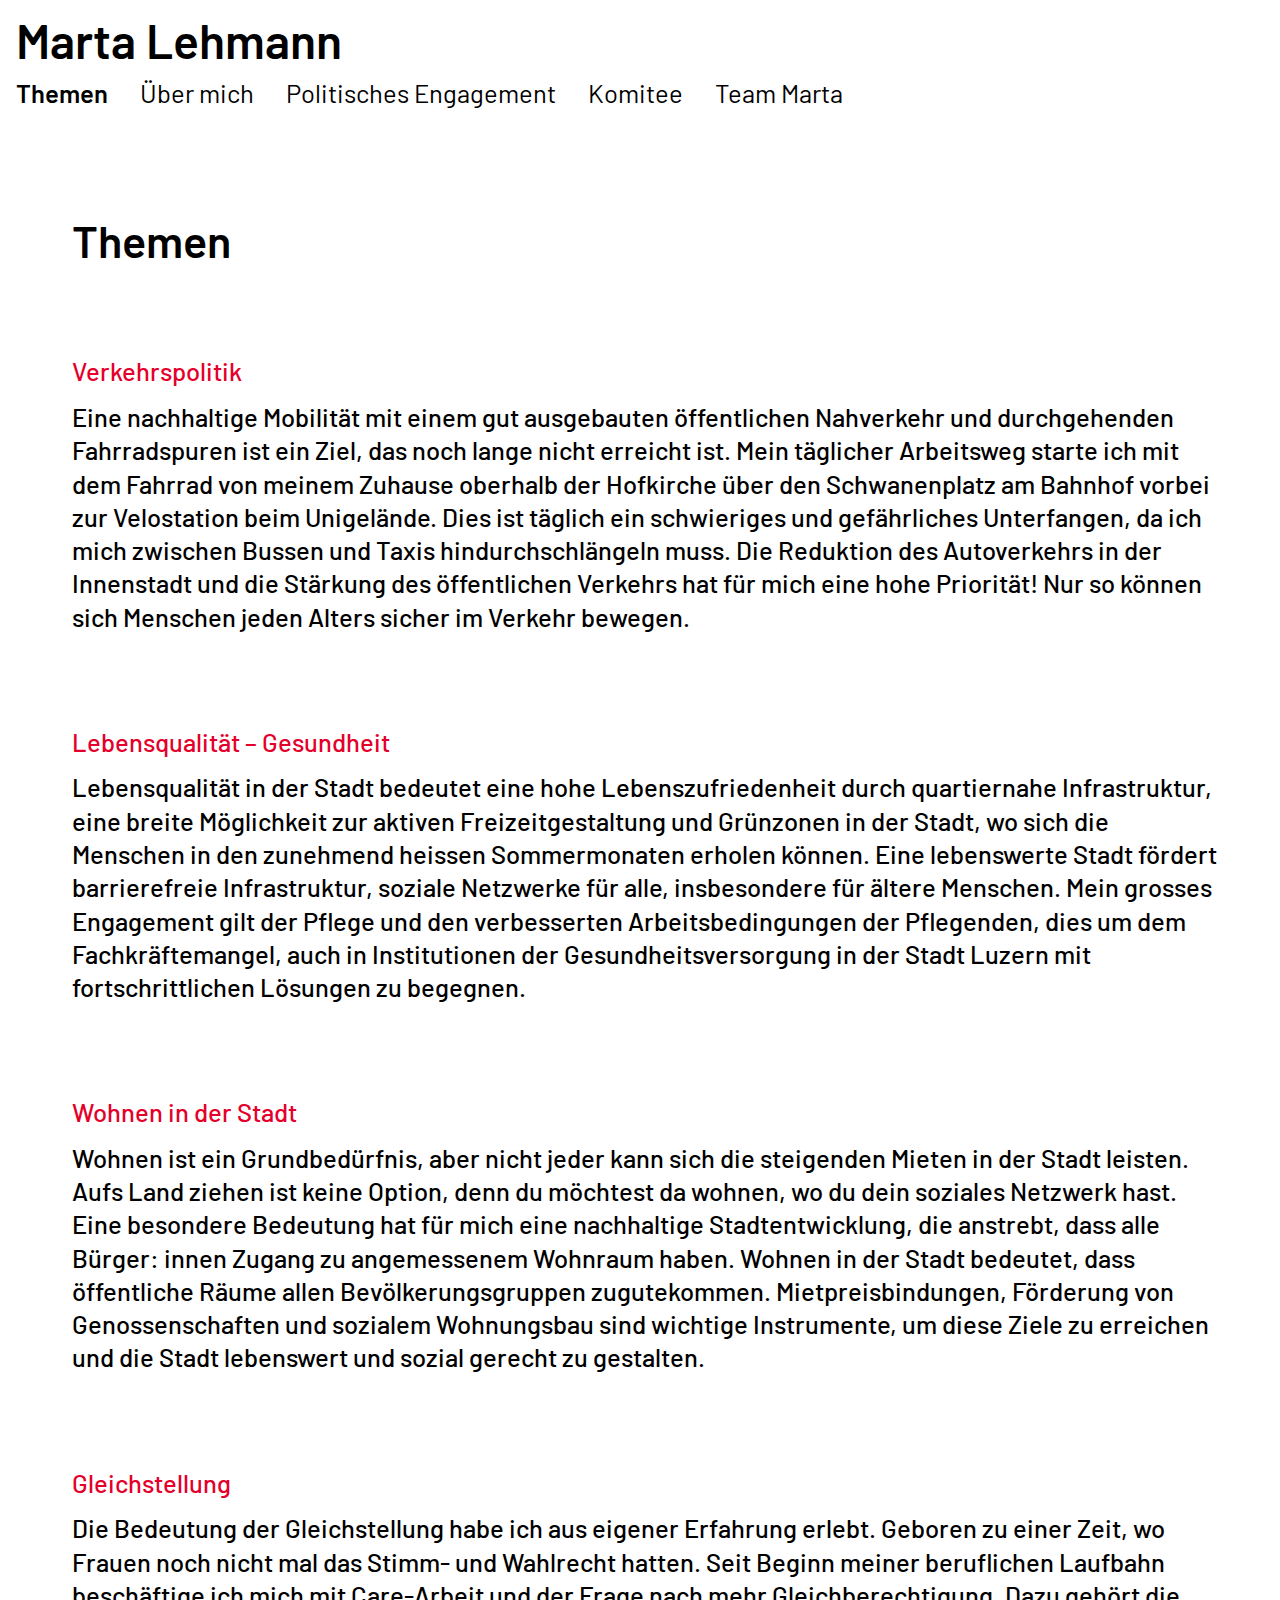
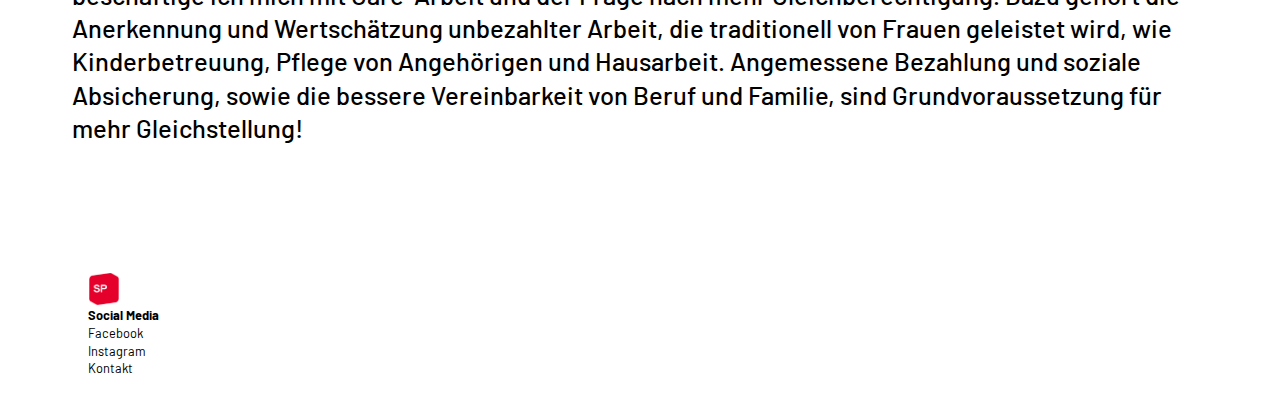
<file: themen.html>
<!DOCTYPE html>
<html lang="en">
  <head>
    <meta charset="UTF-8" />
    <meta name="viewport" content="width=device-width, initial-scale=1.0" />
    <title>Themen</title>
    <link rel="preconnect" href="https://fonts.googleapis.com" />
    <link rel="preconnect" href="https://fonts.gstatic.com" crossorigin />
    <link
      href="https://fonts.googleapis.com/css2?family=Barlow:wght@400;500;600&display=swap"
      rel="stylesheet"
    />
    <link rel="stylesheet" href="/reset.css" />
    <link rel="stylesheet" href="/style.css" />
  </head>

  <body>
    <div class="container">
      <div class="logo"><a href="/index.html">Marta Lehmann</a></div>
      <div class="logo_untertitel">Grossstadträtin</div>
      <div class="nav">
        <ul>
          <li class="active"><a href="/themen.html">Themen</a></li>
          <li><a href="/uber_mich.html">Über mich</a></li>
          <li>
            <a href="/politisches_engagement.html">Politisches Engagement</a>
          </li>
          <li><a href="/komitee.html">Komitee</a></li>
          <li><a href="/team_marta.html">Team Marta</a></li>
        </ul>
      </div>
      <div class="site_titel">Themen</div>
      <div class="text_titel1">Verkehrspolitik</div>
      <div class="text_titel2">Lebensqualität – Gesundheit</div>
      <div class="text_titel3">Wohnen in der Stadt</div>
      <div class="text_titel4">Gleichstellung</div>
      <div class="textblock1">
        Eine nachhaltige Mobilität mit einem gut ausgebauten öffentlichen
        Nahverkehr und durchgehenden Fahrradspuren ist ein Ziel, das noch lange
        nicht erreicht ist. Mein täglicher Arbeitsweg starte ich mit dem Fahrrad
        von meinem Zuhause oberhalb der Hofkirche über den Schwanenplatz am
        Bahnhof vorbei zur Velostation beim Unigelände. Dies ist täglich ein
        schwieriges und gefährliches Unterfangen, da ich mich zwischen Bussen
        und Taxis hindurchschlängeln muss. Die Reduktion des Autoverkehrs in der
        Innenstadt und die Stärkung des öffentlichen Verkehrs hat für mich eine
        hohe Priorität! Nur so können sich Menschen jeden Alters sicher im
        Verkehr bewegen.
      </div>
      <div class="textblock2">
        Lebensqualität in der Stadt bedeutet eine hohe Lebenszufriedenheit durch
        quartiernahe Infrastruktur, eine breite Möglichkeit zur aktiven
        Freizeitgestaltung und Grünzonen in der Stadt, wo sich die Menschen in
        den zunehmend heissen Sommermonaten erholen können. Eine lebenswerte
        Stadt fördert barrierefreie Infrastruktur, soziale Netzwerke für alle,
        insbesondere für ältere Menschen. Mein grosses Engagement gilt der
        Pflege und den verbesserten Arbeitsbedingungen der Pflegenden, dies um
        dem Fachkräftemangel, auch in Institutionen der Gesundheitsversorgung in
        der Stadt Luzern mit fortschrittlichen Lösungen zu begegnen.
      </div>
      <div class="textblock3">
        Wohnen ist ein Grundbedürfnis, aber nicht jeder kann sich die steigenden
        Mieten in der Stadt leisten. Aufs Land ziehen ist keine Option, denn du
        möchtest da wohnen, wo du dein soziales Netzwerk hast. Eine besondere
        Bedeutung hat für mich eine nachhaltige Stadtentwicklung, die anstrebt,
        dass alle Bürger: innen Zugang zu angemessenem Wohnraum haben. Wohnen in
        der Stadt bedeutet, dass öffentliche Räume allen Bevölkerungsgruppen
        zugutekommen. Mietpreisbindungen, Förderung von Genossenschaften und
        sozialem Wohnungsbau sind wichtige Instrumente, um diese Ziele zu
        erreichen und die Stadt lebenswert und sozial gerecht zu gestalten.
      </div>
      <div class="textblock4">
        Die Bedeutung der Gleichstellung habe ich aus eigener Erfahrung erlebt.
        Geboren zu einer Zeit, wo Frauen noch nicht mal das Stimm- und Wahlrecht
        hatten. Seit Beginn meiner beruflichen Laufbahn beschäftige ich mich mit
        Care-Arbeit und der Frage nach mehr Gleichberechtigung. Dazu gehört die
        Anerkennung und Wertschätzung unbezahlter Arbeit, die traditionell von
        Frauen geleistet wird, wie Kinderbetreuung, Pflege von Angehörigen und
        Hausarbeit. Angemessene Bezahlung und soziale Absicherung, sowie die
        bessere Vereinbarkeit von Beruf und Familie, sind Grundvoraussetzung für
        mehr Gleichstellung!
      </div>
      <div class="footer"></div>
      <div class="footer_text">
        <div class="sp_logo"><img src="/img/SP_Logo_rgb.png" alt="" /></div>
        <li class="title">Social Media</li>
        <li>
          <a
            href="https://www.facebook.com/lehmannmarta.marta/?locale=de_DE"
            target="_blank"
            >Facebook</a
          >
        </li>
        <li>
          <a href="https://www.instagram.com/lehmann_marta/" target="_blank"
            >Instagram</a
          >
        </li>
        <li><a href="/kontakt.html">Kontakt</a></li>
      </div>
    </div>
  </body>
</html>
</file>
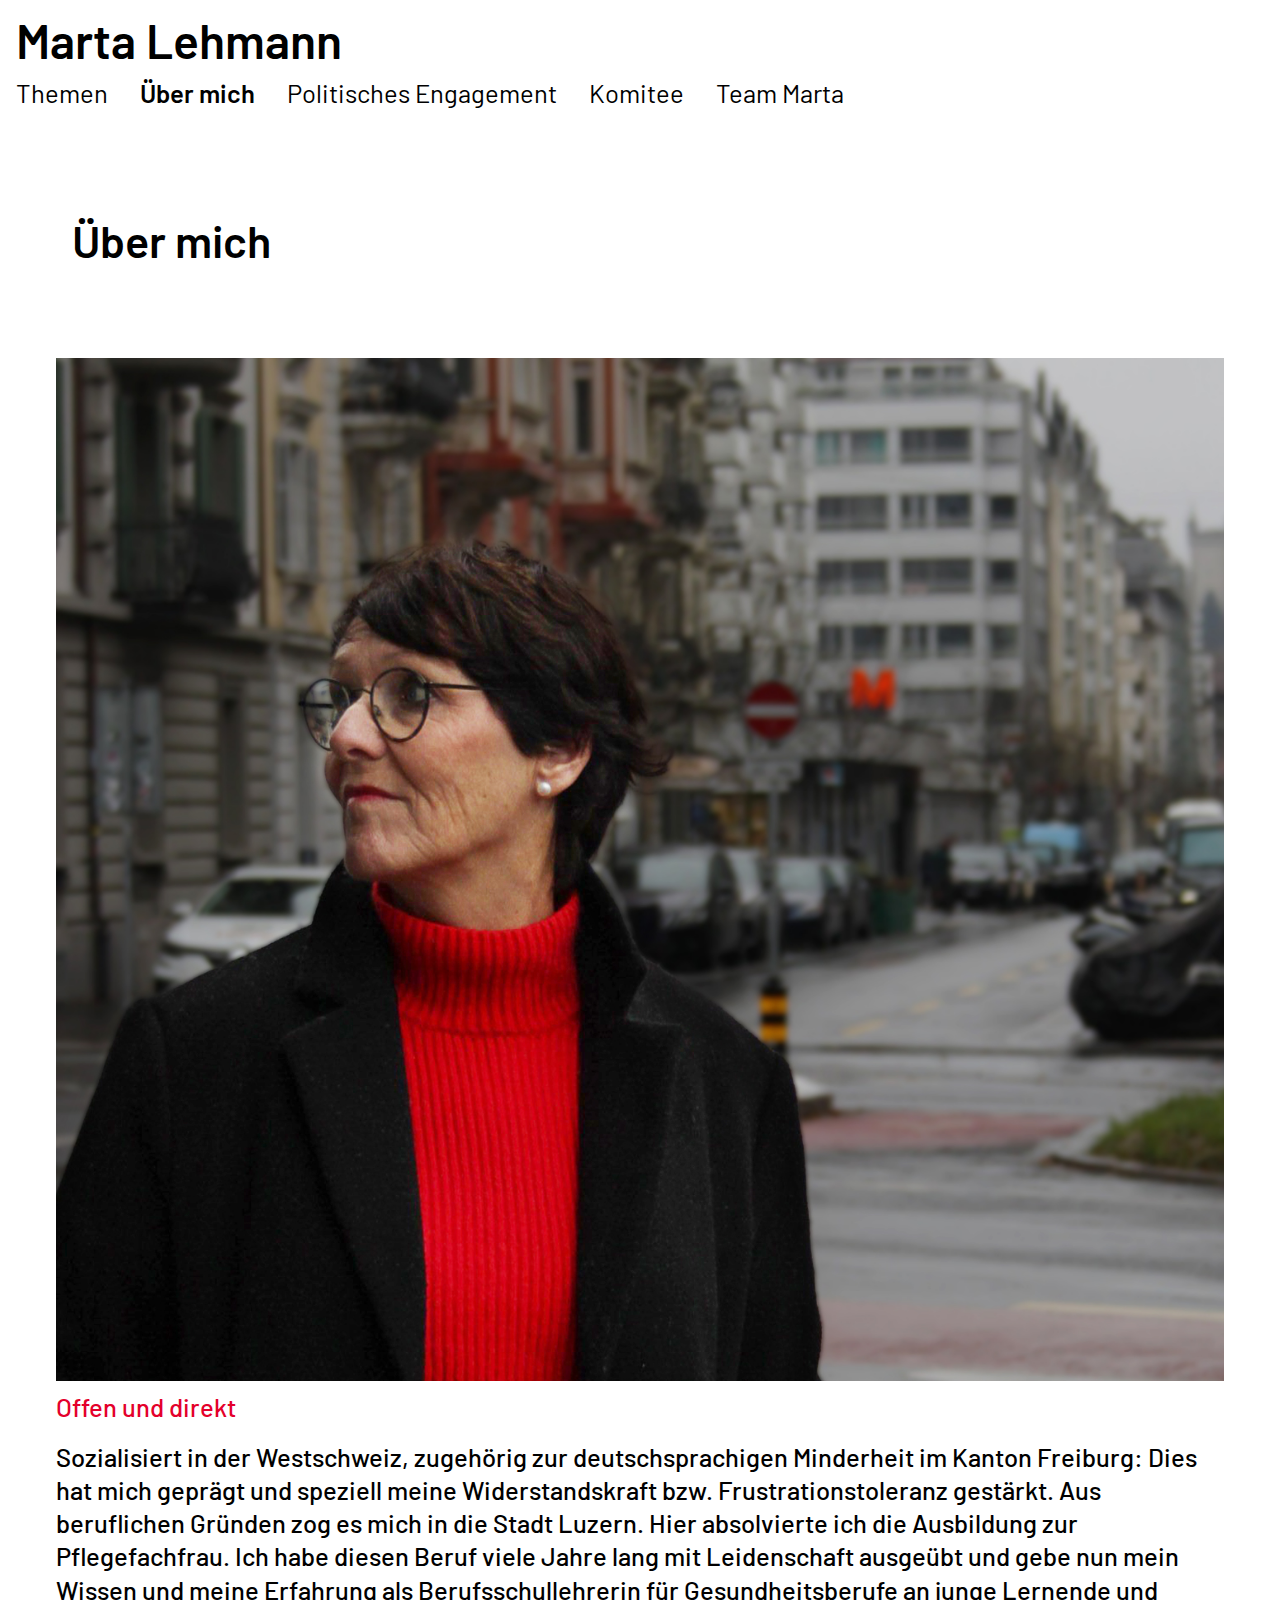
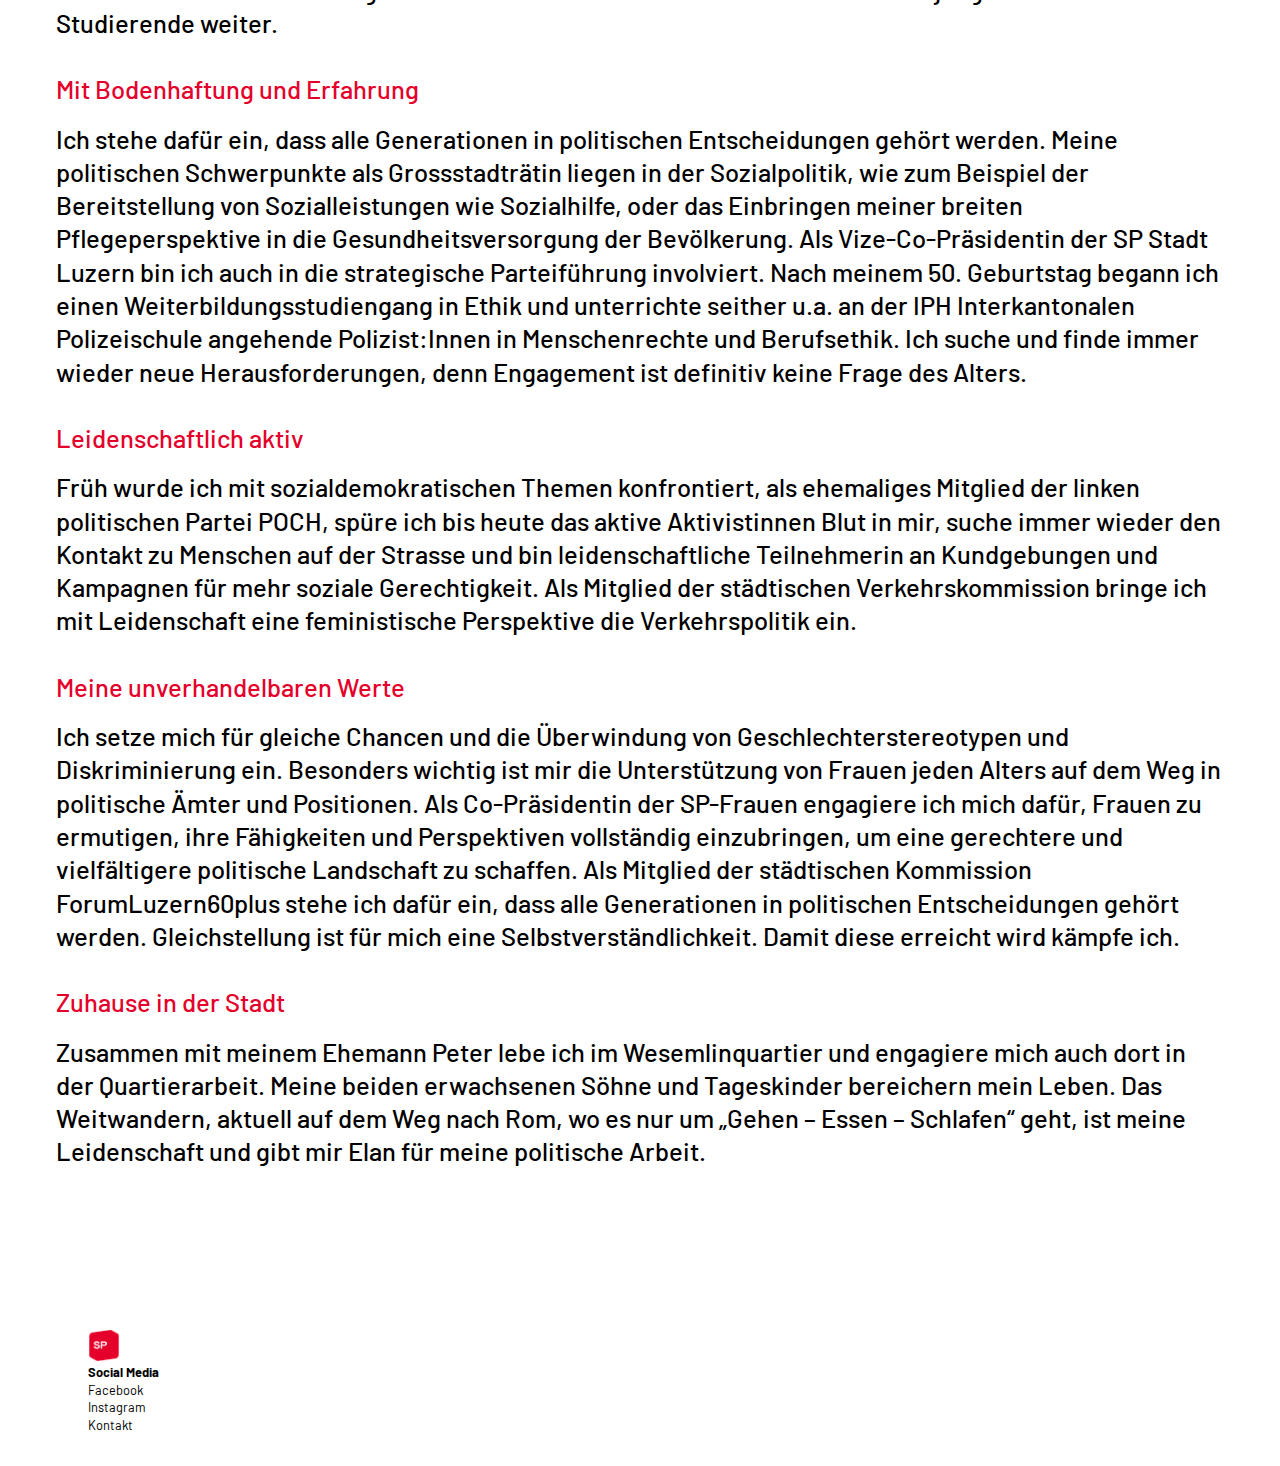
<file: uber_mich.html>
<!DOCTYPE html>
<html lang="en">
  <head>
    <meta charset="UTF-8" />
    <meta name="viewport" content="width=device-width, initial-scale=1.0" />
    <title>Über mich</title>
    <link rel="preconnect" href="https://fonts.googleapis.com" />
    <link rel="preconnect" href="https://fonts.gstatic.com" crossorigin />
    <link
      href="https://fonts.googleapis.com/css2?family=Barlow:wght@400;500;600&display=swap"
      rel="stylesheet"
    />
    <link rel="stylesheet" href="/reset.css" />
    <link rel="stylesheet" href="/style.css" />
  </head>

  <body>
    <div class="container">
      <div class="logo"><a href="/index.html">Marta Lehmann</a></div>
      <div class="logo_untertitel">Grossstadträtin</div>
      <div class="nav">
        <ul>
          <li><a href="/themen.html">Themen</a></li>
          <li class="active"><a href="/uber_mich.html">Über mich</a></li>
          <li>
            <a href="/politisches_engagement.html">Politisches Engagement</a>
          </li>
          <li><a href="/komitee.html">Komitee</a></li>
          <li><a href="/team_marta.html">Team Marta</a></li>
        </ul>
      </div>

      <div class="portrait">
        <img src="/img/ubermich.jpg" alt="ubermich" />
      </div>

      <div class="site_titel">Über mich</div>
      <div class="text_uebermich">
        <p class="zwischentitel">Offen und direkt</p>
        <p>
          Sozialisiert in der Westschweiz, zugehörig zur deutschsprachigen
          Minderheit im Kanton Freiburg: Dies hat mich geprägt und speziell
          meine Widerstandskraft bzw. Frustrationstoleranz gestärkt. Aus
          beruflichen Gründen zog es mich in die Stadt Luzern. Hier absolvierte
          ich die Ausbildung zur Pflegefachfrau. Ich habe diesen Beruf viele
          Jahre lang mit Leidenschaft ausgeübt und gebe nun mein Wissen und
          meine Erfahrung als Berufsschullehrerin für Gesundheitsberufe an junge
          Lernende und Studierende weiter.
        </p>
        <br />
        <p class="zwischentitel">Mit Bodenhaftung und Erfahrung</p>
        <p>
          Ich stehe dafür ein, dass alle Generationen in politischen
          Entscheidungen gehört werden. Meine politischen Schwerpunkte als
          Grossstadträtin liegen in der Sozialpolitik, wie zum Beispiel der
          Bereitstellung von Sozialleistungen wie Sozialhilfe, oder das
          Einbringen meiner breiten Pflegeperspektive in die
          Gesundheitsversorgung der Bevölkerung. Als Vize-Co-Präsidentin der SP
          Stadt Luzern bin ich auch in die strategische Parteiführung
          involviert. Nach meinem 50. Geburtstag begann ich einen
          Weiterbildungsstudiengang in Ethik und unterrichte seither u.a. an der
          IPH Interkantonalen Polizeischule angehende Polizist:Innen in
          Menschenrechte und Berufsethik. Ich suche und finde immer wieder neue
          Herausforderungen, denn Engagement ist definitiv keine Frage des
          Alters.
        </p>
        <br />
        <p class="zwischentitel">Leidenschaftlich aktiv</p>
        <p>
          Früh wurde ich mit sozialdemokratischen Themen konfrontiert, als
          ehemaliges Mitglied der linken politischen Partei POCH, spüre ich bis
          heute das aktive Aktivistinnen Blut in mir, suche immer wieder den
          Kontakt zu Menschen auf der Strasse und bin leidenschaftliche
          Teilnehmerin an Kundgebungen und Kampagnen für mehr soziale
          Gerechtigkeit. Als Mitglied der städtischen Verkehrskommission bringe
          ich mit Leidenschaft eine feministische Perspektive die
          Verkehrspolitik ein.
        </p>
        <br />
        <p class="zwischentitel">Meine unverhandelbaren Werte</p>
        <p>
          Ich setze mich für gleiche Chancen und die Überwindung von
          Geschlechterstereotypen und Diskriminierung ein. Besonders wichtig ist
          mir die Unterstützung von Frauen jeden Alters auf dem Weg in
          politische Ämter und Positionen. Als Co-Präsidentin der SP-Frauen
          engagiere ich mich dafür, Frauen zu ermutigen, ihre Fähigkeiten und
          Perspektiven vollständig einzubringen, um eine gerechtere und
          vielfältigere politische Landschaft zu schaffen. Als Mitglied der
          städtischen Kommission ForumLuzern60plus stehe ich dafür ein, dass
          alle Generationen in politischen Entscheidungen gehört werden.
          Gleichstellung ist für mich eine Selbstverständlichkeit. Damit diese
          erreicht wird kämpfe ich.
        </p>
        <br />
        <p class="zwischentitel">Zuhause in der Stadt</p>
        <p>
          Zusammen mit meinem Ehemann Peter lebe ich im Wesemlinquartier und
          engagiere mich auch dort in der Quartierarbeit. Meine beiden
          erwachsenen Söhne und Tageskinder bereichern mein Leben. Das
          Weitwandern, aktuell auf dem Weg nach Rom, wo es nur um „Gehen – Essen
          – Schlafen“ geht, ist meine Leidenschaft und gibt mir Elan für meine
          politische Arbeit.
        </p>
        <br />
      </div>

      <div class="footer"></div>
      <div class="footer_text">
        <div class="sp_logo"><img src="/img/SP_Logo_rgb.png" alt="" /></div>
        <li class="title">Social Media</li>
        <li>
          <a
            href="https://www.facebook.com/lehmannmarta.marta/?locale=de_DE"
            target="_blank"
            >Facebook</a
          >
        </li>
        <li>
          <a href="https://www.instagram.com/lehmann_marta/" target="_blank"
            >Instagram</a
          >
        </li>
        <li><a href="/kontakt.html">Kontakt</a></li>
      </div>
    </div>
  </body>
</html>
</file>
<file: style.css>
/*
Font: Barlow
400 = Navigation, Untertitel Logo
500 = Lauftext + Titel rot
600 = Logo, Page Titel

Font size:
Logo, Quote Startseite: 3.3 rem
Site-Titel: 2.8 rem
Navigation, Logo Untertitel: 1.6 rem
Lauftext, Untertitel: 1.5 rem
Formular, Jobtitel: 1rem
*/

a {
  text-decoration: none;
  color: black;
}

.container {
  display: grid;
  grid-template-columns: 1fr 10fr 1fr 10fr 1fr;
  grid-template-rows: min-content min-content 1rem min-content min-content min-content;
}

.mainpage_container {
  grid-template-rows: min-content min-content 1rem min-content 2fr 1fr;
}

.container > .nav {
  grid-column-start: 4;
  grid-column-end: 6;
  grid-row-start: 1;
  grid-row-end: 3;
  align-self: end;
  justify-self: end;
  margin-right: 1rem;
}

.container > .nav > ul {
  list-style-type: none;
  font-family: "Barlow", sans-serif;
  font-weight: 400;
  font-size: 1.6rem;
  display: grid;
  height: auto;

  width: fit-content;
  grid-auto-flow: row;
  justify-items: center;
  grid-column-gap: 2rem;
  grid-row-gap: 0.2rem;
  grid-template-columns: repeat(8, min-content);
  grid-template-rows: auto;
}

.container > .nav > ul > li {
  white-space: nowrap;
}

.container > .nav > ul > .active {
  font-weight: 600;
}

.container > .logo {
  grid-column-start: 1;
  grid-column-end: 3;
  grid-row: 1;
  align-self: end;

  font-family: "Barlow", sans-serif;
  font-weight: 600;
  font-size: 3.3rem;
  margin-left: 1rem;
  margin-top: 1rem;
}

.container > .logo_untertitel {
  grid-column-start: 1;
  grid-column-end: 3;
  grid-row: 2;
  align-self: start;

  font-family: "Barlow", sans-serif;
  font-weight: 400;
  font-size: 1.6rem;
  margin-left: 1rem;
}

.image_start {
  grid-column-start: 1;
  grid-column-end: 6;
  grid-row-start: 5;
  grid-row-end: 7;
}

.image_start > img {
  object-fit: cover;
  width: 100%;
  pointer-events: none;
  user-select: none;
}

.image_start_mobile {
  display: none;
}

.quote {
  font-family: "Barlow", sans-serif;
  font-weight: 600;
  font-size: 3.3rem;
  margin-left: 8rem;
  margin-top: 1rem;
  color: #e4002b;
}

.testimonials {
  grid-column-start: 4;
  grid-column-end: 5;
  grid-row-start: 6;
  margin-top: 6rem;
  margin-bottom: 6rem;
}

.testimonial {
  display: grid;
  grid-template-columns: 1fr 1fr;
  grid-template-rows: min-content;
  gap: 20px;
}

.testimonial > img {
  object-fit: cover;
  width: 100%;
}

.portrait {
  grid-column-start: 4;
  grid-column-end: 5;
  grid-row-start: 6;
  margin-top: 6rem;
  margin-bottom: 6rem;
}

.portrait > img {
  object-fit: cover;
  width: 100%;
}

.footer {
  grid-column-start: 1;
  grid-column-end: 6;
  grid-row: 13;
}

.footer_text {
  font-family: "Barlow", sans-serif;
  font-weight: 400;
  font-size: 0.8rem;
  padding: 2rem;
  grid-column-start: 2;
  grid-row: 13;
  text-decoration: none;
}

.footer_text > .title {
  font-weight: bold;
}

.footer_text > li {
  list-style-type: none;
  line-height: 1.1rem;
}

.site_titel {
  grid-column-start: 2;
  grid-column-end: 2;
  grid-row-start: 4;
  grid-row-end: 4;
  align-self: end;
  justify-self: start;
  margin-right: 1rem;
  font-family: "Barlow", sans-serif;
  font-weight: 600;
  font-size: 2.8rem;
  margin-left: 1rem;
  margin-top: 6rem;
}

.text_uebermich {
  grid-column-start: 2;
  grid-column-end: 3;
  grid-row-start: 6;
  align-self: start;
  justify-self: start;
  font-family: "Barlow", sans-serif;
  font-weight: 500;
  font-size: 1.6rem;
  margin-top: 6rem;
  margin-bottom: 6rem;
  margin-left: 1rem;
  line-height: 1.3;
}

.zwischentitel {
  font-family: "Barlow", sans-serif;
  font-weight: 600;
  font-family: "Barlow", sans-serif;
  font-weight: 500;
  font-size: 1.6rem;
  color: #e4002b;
  margin-bottom: 1rem;
}

.zwischentitel_schwarz_fett {
  font-family: "Barlow", sans-serif;
  font-weight: 600;
  font-family: "Barlow", sans-serif;
  font-weight: 600;
  font-size: 1.6rem;
  color: black;
  margin-top: 0.5rem;
  margin-bottom: 0.2rem;
}

.zwischentitel_schwarz_fett_abstand {
  font-family: "Barlow", sans-serif;
  font-weight: 600;
  font-family: "Barlow", sans-serif;
  font-weight: 600;
  font-size: 1.6rem;
  color: black;
  margin-top: 1.5rem;
  margin-bottom: 0.2rem;
}

.aufzaehlung {
  list-style: disc;
  font-size: 1.6rem;
  margin-left: 1.3rem;
  margin-bottom: 2rem;
  line-height: 1.5;
}

.links {
  text-decoration: underline;
  text-decoration-color: grey;
}

.links_rot {
  text-decoration: underline;
  text-decoration-color: #e4002b;
}

.text_titel1 {
  grid-column-start: 2;
  grid-column-end: 2;
  grid-row-start: 5;
  grid-row-end: 5;
  align-self: end;
  justify-self: start;
  font-family: "Barlow", sans-serif;
  font-weight: 500;
  font-size: 1.6rem;
  margin-left: 1rem;
  margin-top: 6rem;
  color: #e4002b;
  margin-bottom: 1rem;
}

.textblock1 {
  grid-column-start: 2;
  grid-column-end: 2;
  grid-row-start: 6;
  grid-row-end: 6;
  justify-self: start;
  font-family: "Barlow", sans-serif;
  font-weight: 500;
  font-size: 1.6rem;
  margin-left: 1rem;
  line-height: 1.3;
}

.text_titel2 {
  grid-column-start: 4;
  grid-column-end: 4;
  grid-row-start: 5;
  grid-row-end: 5;
  align-self: end;
  justify-self: start;
  font-family: "Barlow", sans-serif;
  font-weight: 500;
  font-size: 1.6rem;
  margin-top: 6rem;
  color: #e4002b;
  margin-bottom: 1rem;
}

.textblock2 {
  grid-column-start: 4;
  grid-column-end: 4;
  grid-row-start: 6;
  grid-row-end: 6;
  justify-self: start;
  font-family: "Barlow", sans-serif;
  font-weight: 500;
  font-size: 1.6rem;
  line-height: 1.3;
}

.text_titel3 {
  grid-column-start: 2;
  grid-column-end: 2;
  grid-row-start: 7;
  grid-row-end: 7;
  align-self: end;
  justify-self: start;
  margin-right: 1rem;
  font-family: "Barlow", sans-serif;
  font-weight: 500;
  font-size: 1.6rem;
  margin-left: 1rem;
  margin-top: 6rem;
  color: #e4002b;
  margin-bottom: 1rem;
}

.textblock3 {
  grid-column-start: 2;
  grid-column-end: 2;
  grid-row-start: 8;
  grid-row-end: 8;
  justify-self: start;
  font-family: "Barlow", sans-serif;
  font-weight: 500;
  font-size: 1.6rem;
  margin-left: 1rem;
  line-height: 1.3;
}

.text_titel4 {
  grid-column-start: 4;
  grid-column-end: 4;
  grid-row-start: 7;
  grid-row-end: 7;
  align-self: end;
  justify-self: start;
  margin-right: 1rem;
  font-family: "Barlow", sans-serif;
  font-weight: 500;
  font-size: 1.6rem;
  margin-top: 6rem;
  color: #e4002b;
  margin-bottom: 1rem;
}

.textblock4 {
  grid-column-start: 4;
  grid-column-end: 4;
  grid-row-start: 8;
  grid-row-end: 8;
  justify-self: start;
  font-family: "Barlow", sans-serif;
  font-weight: 500;
  font-size: 1.6rem;
  margin-bottom: 6rem;
  line-height: 1.3;
}

.text_formular {
  grid-column-start: 2;
  grid-column-end: 3;
  grid-row-start: 6;
  grid-row-end: 6;

  align-self: start;
  font-family: "Barlow", sans-serif;
  font-weight: 400;
  font-size: 1.2rem;
  margin-top: 6rem;
  margin-left: 1rem;
  line-height: 1.3;
}

.spenden {
  grid-column-start: 2;
  grid-column-end: 3;
  grid-row-start: 6;
  grid-row-end: 6;

  align-self: start;
  font-family: "Barlow", sans-serif;
  font-weight: 600;
  font-size: 1.5rem;
  margin-top: 2rem;
  margin-left: 1rem;
  margin-bottom: 1rem;
}

.sp_logo > img {
  height: auto;
  width: 2rem;
}

.quote {
  grid-column: 4;
  grid-row: 6;
}

@media only screen and (max-width: 1350px) {
  .container > .logo {
    grid-column-start: 1;
    grid-column-end: 6;
    grid-row: 1;
    align-self: end;
    font-size: 3rem;
  }
  .container > .nav {
    grid-column-start: 1;
    grid-column-end: 6;
    grid-row-start: 2;
    grid-row-end: 2;
    align-self: start;
    justify-self: start;
    margin-left: 1rem;
    margin-top: 1rem;
  }
  .container > .logo_untertitel {
    display: none;
  }

  .site_titel {
    grid-column-start: 2;
    grid-column-end: 5;
  }

  .text_titel1 {
    grid-column-start: 2;
    grid-column-end: 5;
    grid-row: 5;
    align-self: end;
  }

  .textblock1 {
    grid-column-start: 2;
    grid-column-end: 5;
    grid-row: 6;
  }

  .text_titel2 {
    grid-column-start: 2;
    grid-column-end: 5;
    grid-row: 7;
    align-self: end;
    margin-left: 1rem;
  }

  .textblock2 {
    grid-column-start: 2;
    grid-column-end: 5;
    grid-row: 8;
    margin-left: 1rem;
  }

  .text_titel3 {
    grid-column-start: 2;
    grid-column-end: 5;
    grid-row: 9;
    align-self: end;
  }

  .textblock3 {
    grid-column-start: 2;
    grid-column-end: 5;
    grid-row: 10;
  }

  .text_titel4 {
    grid-column-start: 2;
    grid-column-end: 5;
    grid-row: 11;
    align-self: end;
    margin-left: 1rem;
  }

  .textblock4 {
    grid-column-start: 2;
    grid-column-end: 5;
    grid-row: 12;
    margin-left: 1rem;
  }

  .footer {
    grid-row: 13;
  }

  .footer_text {
    grid-column-start: 2;
    grid-column-end: 5;
    grid-row: 13;
    align-self: end;
  }

  .sp_logo {
    grid-column-start: 2;
    grid-column-end: 5;
    grid-row: 13;
    align-self: end;
  }

  .portrait {
    grid-column-start: 2;
    grid-column-end: 5;
    grid-row-start: 6;
    margin-top: 6rem;
    margin-bottom: 0.2rem;
  }

  .testimonials {
    grid-column-start: 2;
    grid-column-end: 5;
    grid-row-start: 6;
    margin-top: 6rem;
    margin-bottom: 0.2rem;
  }

  .text_uebermich {
    grid-column-start: 2;
    grid-column-end: 5;
    grid-row-start: 8;
    margin-top: 0.2rem;
    margin-bottom: 6rem;
    margin-left: 0rem;
  }
  .quote {
    font-size: 2.5rem;
  }

  .text_formular {
    grid-column-start: 2;
    grid-column-end: 5;
    grid-row-start: 9;
    grid-row-end: 9;
    margin-top: 0rem;
  }
}

@media only screen and (max-width: 1180px) {
  .container > .nav > ul {
    font-size: 1.2rem;
  }
  .container > .logo {
    grid-column-start: 1;
    grid-column-end: 6;
    grid-row: 1;
    align-self: end;
  }
  .container > .nav {
    grid-column-start: 1;
    grid-column-end: 6;
    grid-row-start: 2;
    grid-row-end: 2;
    align-self: start;
    justify-self: start;
    margin-left: 1rem;
  }
  .quote {
    font-size: 2rem;
  }
}

@media only screen and (max-width: 880px) {
  .container > .nav > ul {
    display: grid;

    justify-items: start;
    grid-template-columns: repeat(1, min-content);
    grid-template-rows: auto;
  }

  .container {
    grid-template-columns: 1rem 10fr 1rem;
  }

  .container > .logo {
    grid-column-start: 2;
    grid-column-end: 3;
  }

  .container > .nav {
    grid-column-start: 2;
    grid-column-end: 6;
    grid-row-start: 2;
    grid-row-end: 2;
  }

  .mitglieder_komitee {
    grid-column-start: 2;
    grid-column-end: 3;
    grid-row-start: 7;
    grid-row-end: 7;
  }

  .image_start {
    display: none;
  }

  .image_start_mobile {
    display: block;
    grid-column-start: 1;
    grid-column-end: 6;
    grid-row-start: 5;
    grid-row-end: 7;
  }
  .image_start_mobile > img {
    object-fit: cover;
    width: 100%;
    pointer-events: none;
    user-select: none;
  }

  .image_start {
    grid-column-start: 1;
    grid-column-end: 6;
    grid-row-start: 5;
    grid-row-end: 7;
  }

  .image_start > img {
    object-fit: cover;
    width: 100%;
    pointer-events: none;
    user-select: none;
  }

  .quote {
    font-size: 2rem;
  }

  .site_titel {
    margin-top: 2rem;
  }

  .text_titel1 {
    margin-top: 2rem;
  }

  .portrait {
    margin-top: 2rem;
  }

  .testimonials {
    margin-top: 2rem;
  }
}

@media only screen and (max-width: 630px) {
  .testimonial {
    grid-template-columns: 1fr;
  }

  .quote {
    grid-column-start: 2;
    grid-column-end: 3;
    font-size: 2rem;
  }

  .site_titel {
    font-size: 2rem;
  }

  .text_uebermich,
  .zwischentitel,
  .zwischentitel_schwarz_fett,
  .zwischentitel_schwarz_fett_abstand,
  .aufzaehlung,
  .text_titel1,
  .text_titel2,
  .text_titel3,
  .text_titel4,
  .textblock1,
  .textblock2,
  .textblock3,
  .textblock4,
  .mitglieder_komitee_liste,
  .titel_komitee {
    font-size: 1.2rem;
  }

  .text_titel2,
  .text_titel3,
  .text_titel4 {
    margin-top: 2rem;
  }

  .textblock3 {
    margin-bottom: 0rem;
  }
}

@media only screen and (max-width: 470px) {
  .quote {
    font-size: 1.2rem;
  }
}

@media only screen and (max-width: 340px) {
  .quote {
    display: none;
  }
}
</file>
